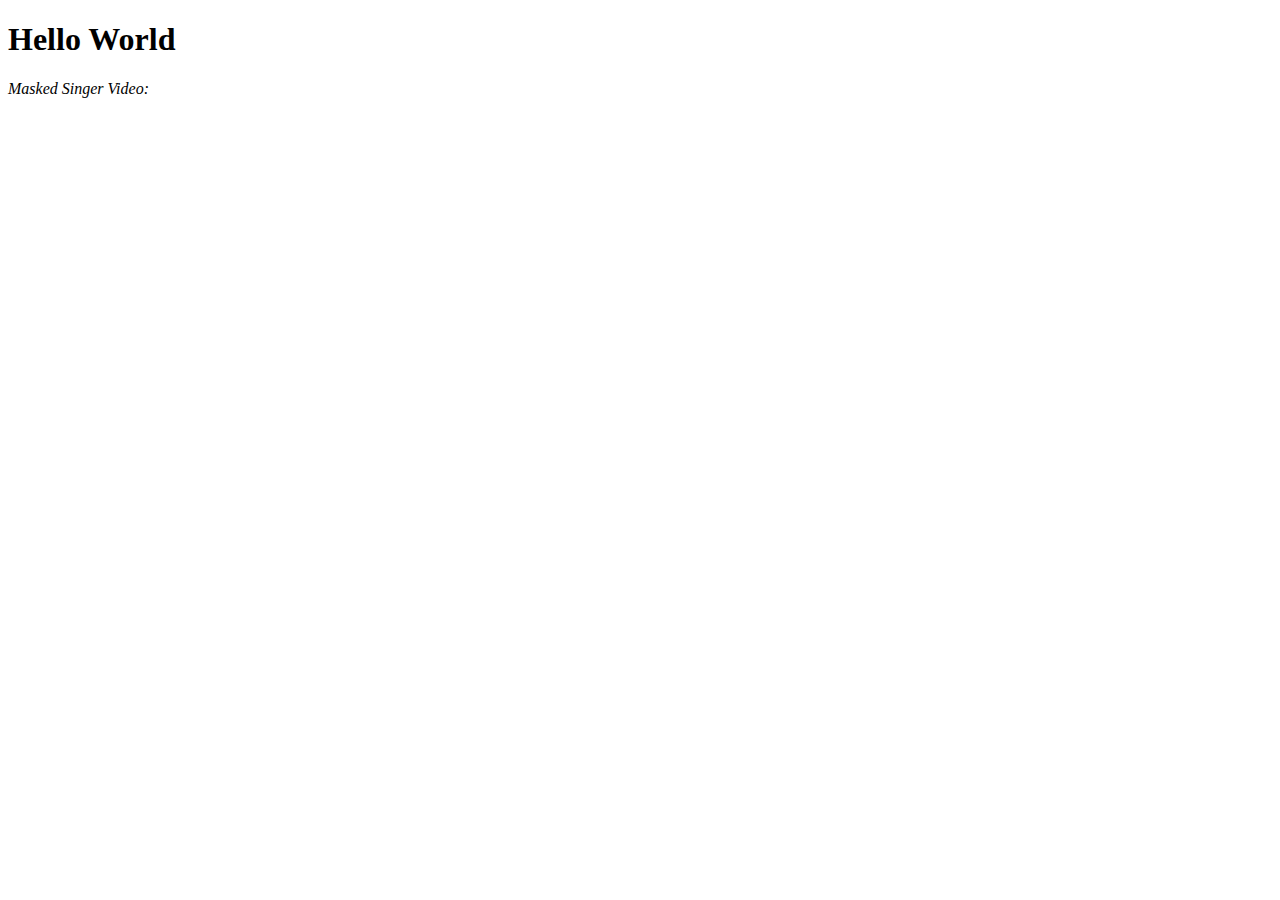
<file: index.html>
<!DOCTYPE html>
<html>
    <head>
        <title> Hello World</title>
    </head>
    <body>
        <h1>Hello World</h1>
        <p><em>Masked Singer Video:</em></p>
        <iframe width="560" height="315" src="https://www.youtube.com/embed/sRKjCSbDsd0" frameborder="0" allow="accelerometer; autoplay; clipboard-write; encrypted-media; gyroscope; picture-in-picture" allowfullscreen></iframe>
    </body>
</html>
</file>
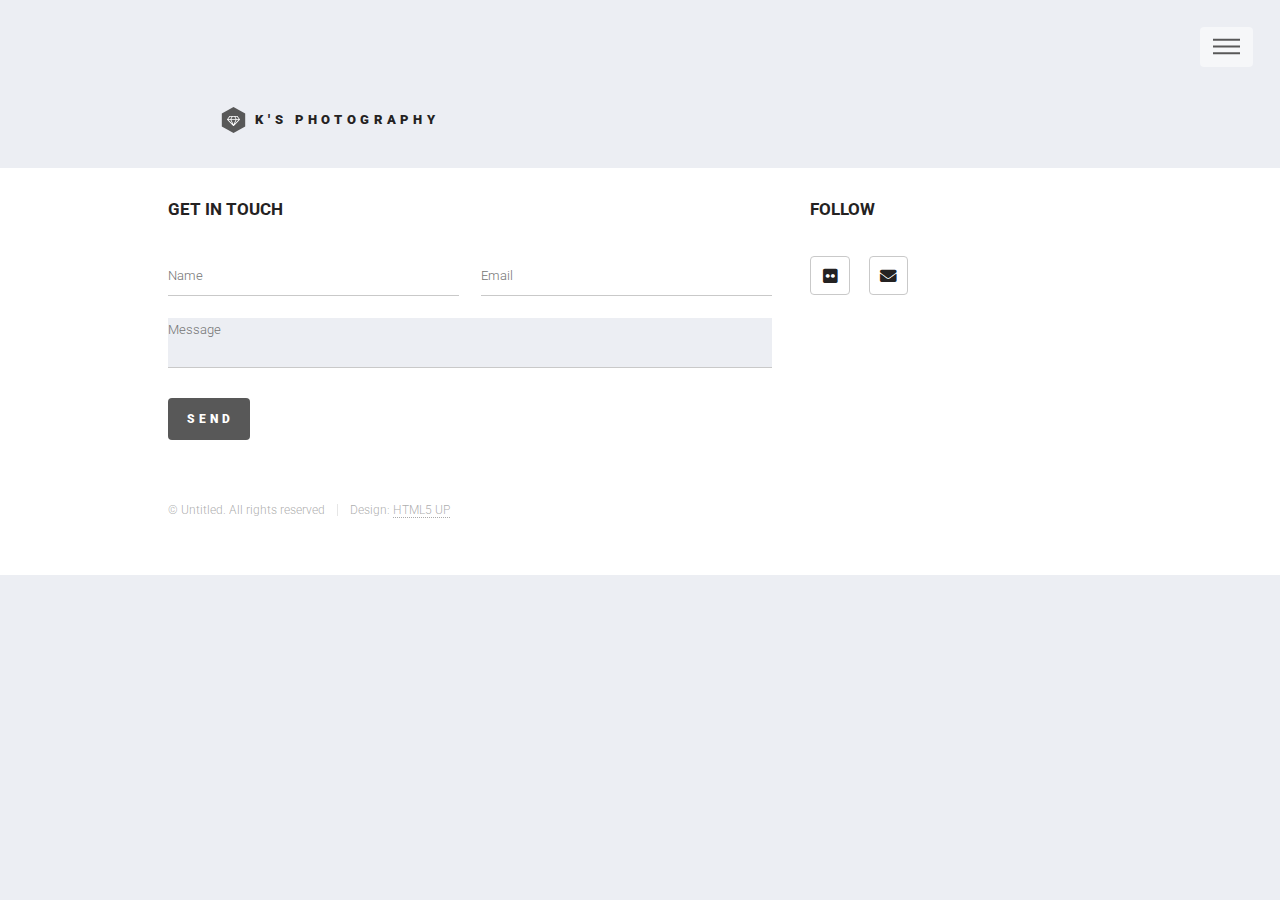
<file: contact.html>
<!DOCTYPE HTML>
<!--
	Phantom by HTML5 UP
	html5up.net | @ajlkn
	Free for personal and commercial use under the CCA 3.0 license (html5up.net/license)
-->
<html>
	<head>
		<title>Pictures</title>
		<meta charset="utf-8" />
		<meta name="viewport" content="width=device-width, initial-scale=1, user-scalable=no" />
		<link rel="stylesheet" href="assets/css/main.css" />
		<noscript><link rel="stylesheet" href="assets/css/noscript.css" /></noscript>
		<link rel="stylesheet" href="default.css" />
	</head>
	<body class="is-preload">
		<!-- Wrapper -->
			<div id="wrapper">

				<!-- Header -->
					<header id="header">
						<div class="inner">

							<!-- Logo -->
                                <a href="myFunSite.html" class="logo">
									<span class="symbol"><img src="images/logo.svg" alt="" /></span><span class="title">K's Photography</span>
								</a>

							<!-- Nav -->
								<nav>
									<ul>
										<li><a href="#menu">Menu</a></li>
									</ul>
								</nav>

						</div>
					</header>

				<!-- Menu -->
					<nav id="menu">
						<h2>Menu</h2>
						<ul>
							<li><a href="myFunSite.html">Home</a></li>
							<li><a href="generic.html">About</a></li>
							<li><a href="generic.html">Pictures</a></li>
							<li><a href="contact.html">Contact</a></li>
						</ul>
					</nav>

				<!-- Footer -->
					<footer id="footer">
						<div class="inner">
							<section>
								<h2>Get in touch</h2>
								<form method="post" action="#">
									<div class="fields">
										<div class="field half">
											<input type="text" name="name" id="name" placeholder="Name" />
										</div>
										<div class="field half">
											<input type="email" name="email" id="email" placeholder="Email" />
										</div>
										<div class="field">
											<textarea name="message" id="message" placeholder="Message"></textarea>
										</div>
									</div>
									<ul class="actions">
										<li><input type="submit" value="Send" class="primary" /></li>
									</ul>
								</form>
							</section>
							<section>
								<h2>Follow</h2>
								<ul class="icons">
									<li><a href="https://www.flickr.com/photos/187872686@N04/albums" class="icon brands style2 fa-flickr"><span class="label">Twitter</span></a></li>
									<li><a href="mailto:ktli@uw.edu" class="icon solid style2 fa-envelope"><span class="label">Email</span></a></li>
								</ul>
							</section>
							<ul class="copyright">
								<li>&copy; Untitled. All rights reserved</li><li>Design: <a href="http://html5up.net">HTML5 UP</a></li>
							</ul>
						</div>
					</footer>

			</div>

		<!-- Scripts -->
			<script src="assets/js/jquery.min.js"></script>
			<script src="assets/js/browser.min.js"></script>
			<script src="assets/js/breakpoints.min.js"></script>
			<script src="assets/js/util.js"></script>
			<script src="assets/js/main.js"></script>

	</body>
</html>
</file>
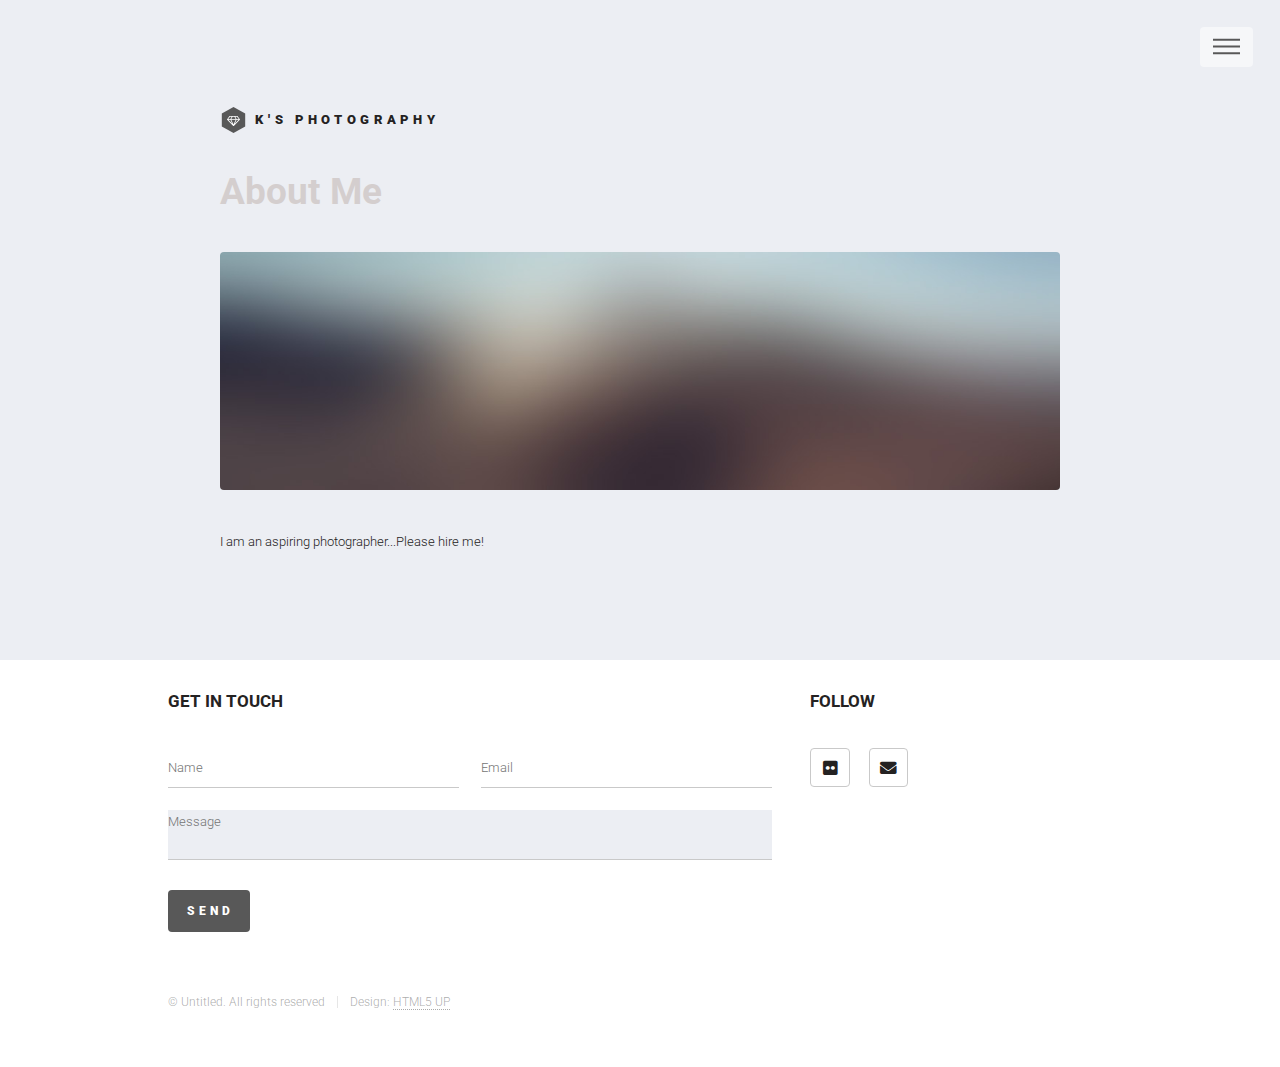
<file: generic.html>
<!DOCTYPE HTML>
<!--
	Phantom by HTML5 UP
	html5up.net | @ajlkn
	Free for personal and commercial use under the CCA 3.0 license (html5up.net/license)
-->
<html>
	<head>
		<title>About</title>
		<meta charset="utf-8" />
		<meta name="viewport" content="width=device-width, initial-scale=1, user-scalable=no" />
		<link rel="stylesheet" href="assets/css/main.css" />
		<noscript><link rel="stylesheet" href="assets/css/noscript.css" /></noscript>
		<link rel="stylesheet" href="default.css" />
	</head>
	<body class="is-preload">
		<!-- Wrapper -->
			<div id="wrapper">

				<!-- Header -->
					<header id="header">
						<div class="inner">

							<!-- Logo -->
							<a href="myFunSite.html" class="logo">
									<span class="symbol"><img src="images/logo.svg" alt="" /></span><span class="title">K's Photography</span>
								</a>

							<!-- Nav -->
								<nav>
									<ul>
										<li><a href="#menu">Menu</a></li>
									</ul>
								</nav>

						</div>
					</header>

				<!-- Menu -->
					<nav id="menu">
						<h2>Menu</h2>
						<ul>
							<li><a href="myFunSite.html">Home</a></li>
							<li><a href="generic.html">About</a></li>
							<li><a href="pictures.html">Pictures</a></li>
							<li><a href="contact.html">Contact</a></li>
						</ul>
					</nav>

				<!-- Main -->
					<div id="main">
						<div class="inner">
							<h1>About Me</h1>
							<span class="image main"><img src="images/pic13.jpg" alt="" /></span>
							<p>I am an aspiring photographer...Please hire me!</p>
						</div>
					</div>

				<!-- Footer -->
					<footer id="footer">
						<div class="inner">
							<section>
								<h2>Get in touch</h2>
								<form method="post" action="#">
									<div class="fields">
										<div class="field half">
											<input type="text" name="name" id="name" placeholder="Name" />
										</div>
										<div class="field half">
											<input type="email" name="email" id="email" placeholder="Email" />
										</div>
										<div class="field">
											<textarea name="message" id="message" placeholder="Message"></textarea>
										</div>
									</div>
									<ul class="actions">
										<li><input type="submit" value="Send" class="primary" /></li>
									</ul>
								</form>
							</section>
							<section>
								<h2>Follow</h2>
								<ul class="icons">
									<li><a href="https://www.flickr.com/photos/187872686@N04/albums" class="icon brands style2 fa-flickr"><span class="label">Twitter</span></a></li>
									<li><a href="mailto:ktli@uw.edu" class="icon solid style2 fa-envelope"><span class="label">Email</span></a></li>
								</ul>
							</section>
							<ul class="copyright">
								<li>&copy; Untitled. All rights reserved</li><li>Design: <a href="http://html5up.net">HTML5 UP</a></li>
							</ul>
						</div>
					</footer>

			</div>

		<!-- Scripts -->
			<script src="assets/js/jquery.min.js"></script>
			<script src="assets/js/browser.min.js"></script>
			<script src="assets/js/breakpoints.min.js"></script>
			<script src="assets/js/util.js"></script>
			<script src="assets/js/main.js"></script>

	</body>
</html>
</file>
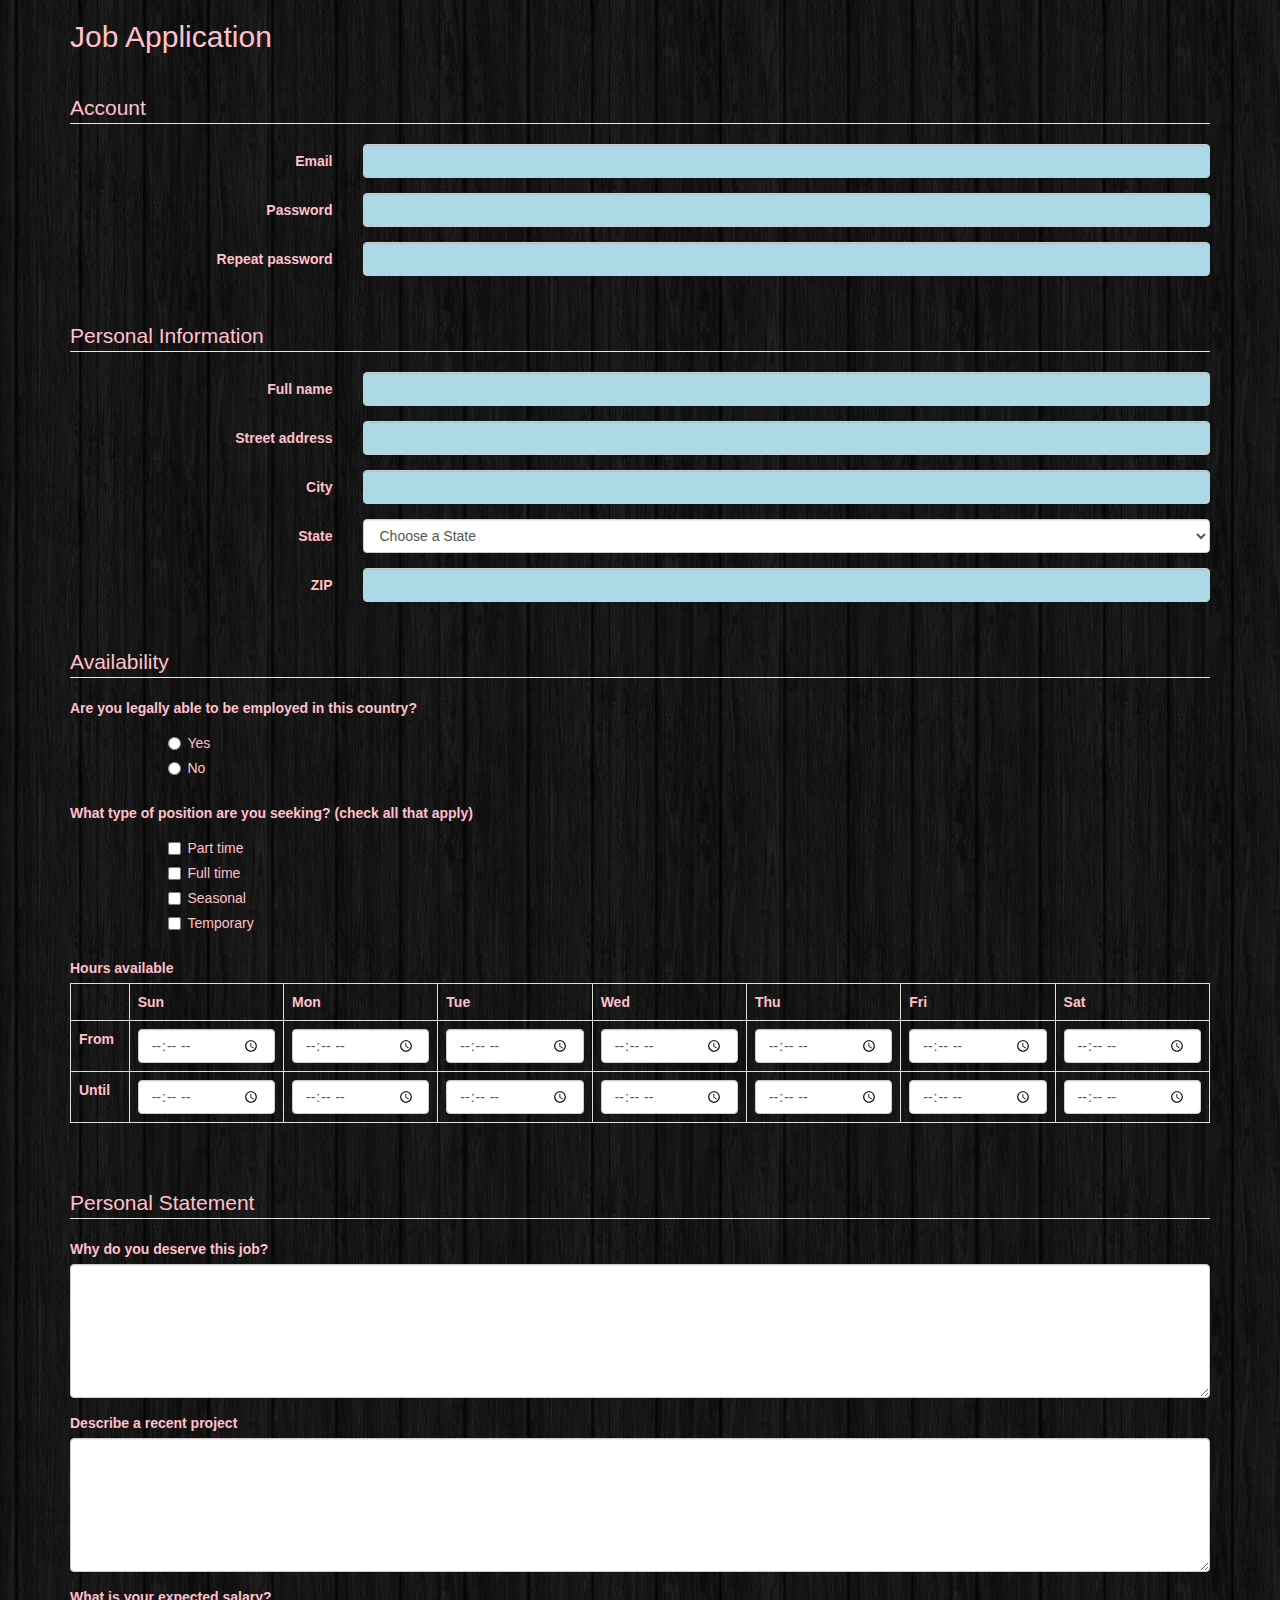
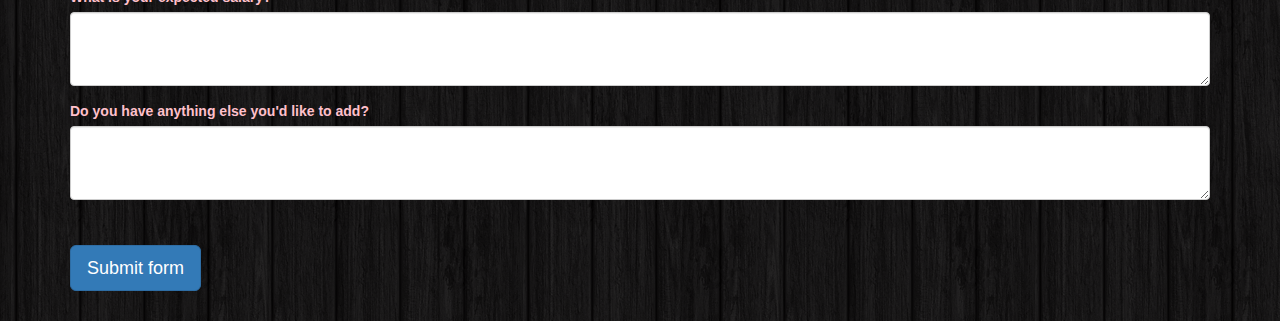
<file: jobApplicationForm.html>
<!DOCTYPE html>
<html>
<head>
	<meta charset="utf-8">
	<meta name="viewport" content="width=device-width, initial-scale=1.0">
	<title>Job Application</title>
	<link href="https://netdna.bootstrapcdn.com/bootstrap/3.0.0/css/bootstrap.min.css" rel="stylesheet">
	<link rel="stylesheet" type="text/css" href="jobApplicationStyle.css" />
</head>
<body>
<div class="container">

<h2>Job Application</h2>
<p>&nbsp;</p>

<form role="form" action="http://gclass.alexburner.com/formtest.php" method="post">

	<fieldset class="form-horizontal" >
		<legend>Account</legend>
		<div class="form-group">
			<label class="col-sm-3 control-label">Email</label>
			<div class="col-sm-9">
				<input class="form-control" type="text" name="email">
			</div>
		</div>
		<div class="form-group">
			<label class="col-sm-3 control-label">Password</label>
			<div class="col-sm-9">
				<input class="form-control" type="password" name="password">
			</div>
		</div>
		<div class="form-group">
			<label class="col-sm-3 control-label">Repeat password</label>
			<div class="col-sm-9">
				<input class="form-control" type="password" name="repeat_password">
			</div>
		</div>
	</fieldset>

	<p>&nbsp;</p>

	<fieldset class="form-horizontal" >
		<legend>Personal Information</legend>
		<div class="form-group">
			<label class="col-sm-3 control-label">Full name</label>
			<div class="col-sm-9">
				<input class="form-control" type="text" name="name">
			</div>
		</div>
		<div class="form-group">
			<label class="col-sm-3 control-label">Street address</label>
			<div class="col-sm-9">
				<input class="form-control" type="text" name="street">
			</div>
		</div>
		<div class="form-group">
			<label class="col-sm-3 control-label">City</label>
			<div class="col-sm-9">
				<input class="form-control" type="text" name="city">
			</div>
		</div>
		<div class="form-group">
			<label class="col-sm-3 control-label">State</label>
			<div class="col-sm-9">
				<select class="form-control" name="state">
					<option value="" selected="true">Choose a State</option>
					<option value="AL">Alabama</option>
					<option value="AK">Alaska</option>
					<option value="AZ">Arizona</option>
					<option value="AR">Arkansas</option>
					<option value="CA">California</option>
					<option value="CO">Colorado</option>
					<option value="CT">Connecticut</option>
					<option value="DE">Delaware</option>
					<option value="DC">District of Columbia</option>
					<option value="FL">Florida</option>
					<option value="GA">Georgia</option>
					<option value="HI">Hawaii</option>
					<option value="ID">Idaho</option>
					<option value="IL">Illinois</option>
					<option value="IN">Indiana</option>
					<option value="IA">Iowa</option>
					<option value="KS">Kansas</option>
					<option value="KY">Kentucky</option>
					<option value="LA">Louisiana</option>
					<option value="ME">Maine</option>
					<option value="MD">Maryland</option>
					<option value="MA">Massachusetts</option>
					<option value="MI">Michigan</option>
					<option value="MN">Minnesota</option>
					<option value="MS">Mississippi</option>
					<option value="MO">Missouri</option>
					<option value="MT">Montana</option>
					<option value="NE">Nebraska</option>
					<option value="NV">Nevada</option>
					<option value="NH">New Hampshire</option>
					<option value="NJ">New Jersey</option>
					<option value="NM">New Mexico</option>
					<option value="NY">New York</option>
					<option value="NC">North Carolina</option>
					<option value="ND">North Dakota</option>
					<option value="OH">Ohio</option>
					<option value="OK">Oklahoma</option>
					<option value="OR">Oregon</option>
					<option value="PA">Pennsylvania</option>
					<option value="RI">Rhode Island</option>
					<option value="SC">South Carolina</option>
					<option value="SD">South Dakota</option>
					<option value="TN">Tennessee</option>
					<option value="TX">Texas</option>
					<option value="UT">Utah</option>
					<option value="VT">Vermont</option>
					<option value="VA">Virginia</option>
					<option value="WA">Washington</option>
					<option value="WV">West Virginia</option>
					<option value="WI">Wisconsin</option>
					<option value="WY">Wyoming</option>
				</select>
			</div>
		</div>
		<div class="form-group">
			<label class="col-sm-3 control-label">ZIP</label>
			<div class="col-sm-9">
				<input class="form-control" type="text" name="zip">
			</div>
		</div>
	</fieldset>

	<p>&nbsp;</p>

	<fieldset>
		<legend>Availability</legend>
		<div class="form-group row">
			<label class="col-sm-12 control-label">Are you legally able to be employed in this country?</label>
			<div class="col-sm-offset-1 col-sm-11">
				<div class="radio">
					<label>
						<input type="radio" name="legal" value="yes">Yes
					</label>
				</div>
				<div class="radio">
					<label>
						<input type="radio" name="legal" value="no">No
					</label>
				</div>
			</div>
		</div>
		<div class="form-group row">
			<label class="col-sm-12 control-label">What type of position are you seeking? (check all that apply)</label>
			<div class="col-sm-offset-1 col-sm-11">
				<div class="checkbox">
					<label>
						<input type="checkbox" name="position_pt" value="parttime">
						Part time
					</label>
				</div>
				<div class="checkbox">
					<label>
						<input type="checkbox" name="position_ft" value="fulltime">
						Full time
					</label>
				</div>
				<div class="checkbox">
					<label>
						<input type="checkbox" name="position_sl" value="seasonal">
						Seasonal
					</label>
				</div>
				<div class="checkbox">
					<label>
						<input type="checkbox" name="position_tp" value="temporary">
						Temporary
					</label>
				</div>
			</div>
		</div>
		<div class="form-group row">
			<label class="col-sm-12 control-label">Hours available</label>
			<div class="col-sm-12">
				<table class="table table-bordered">
					<tr>
						<td></td>
						<th>Sun</th>
						<th>Mon</th>
						<th>Tue</th>
						<th>Wed</th>
						<th>Thu</th>
						<th>Fri</th>
						<th>Sat</th>
					</tr>
					<tr>
						<th>From</th>
						<td><input class="form-control" type="time" name="su_from"></td>
						<td><input class="form-control" type="time" name="mo_from"></td>
						<td><input class="form-control" type="time" name="tu_from"></td>
						<td><input class="form-control" type="time" name="we_from"></td>
						<td><input class="form-control" type="time" name="th_from"></td>
						<td><input class="form-control" type="time" name="fr_from"></td>
						<td><input class="form-control" type="time" name="sa_from"></td>
					</tr>
					<tr>
						<th>Until</th>
						<td><input class="form-control" type="time" name="su_until"></td>
						<td><input class="form-control" type="time" name="mo_until"></td>
						<td><input class="form-control" type="time" name="tu_until"></td>
						<td><input class="form-control" type="time" name="we_until"></td>
						<td><input class="form-control" type="time" name="th_until"></td>
						<td><input class="form-control" type="time" name="fr_until"></td>
						<td><input class="form-control" type="time" name="sa_until"></td>
					</tr>
				</table>
			</div>
		</div>
	</fieldset>

	<p>&nbsp;</p>

	<fieldset>
		<legend>Personal Statement</legend>
		<div class="form-group">
			<label class="control-label">Why do you deserve this job?</label>
			<textarea class="form-control" name="deserve" rows="6"></textarea>
		</div>
		<div class="form-group">
			<label class="control-label">Describe a recent project</label>
			<textarea class="form-control" name="project" rows="6"></textarea>
		</div>
		<div class="form-group">
			<label class="control-label">What is your expected salary?</label>
			<textarea class="form-control" name="deserve" rows="3"></textarea>
		</div>
		<div class="form-group">
			<label class="control-label">Do you have anything else you'd like to add?</label>
			<textarea class="form-control" name="deserve" rows="3"></textarea>
		</div>
	</fieldset>

	<p>&nbsp;</p>

	<input class="btn btn-primary btn-lg" type="submit" value="Submit form">

	<p>&nbsp;</p>

</form>
</div><!-- close .container -->
</body>
</html>
</file>
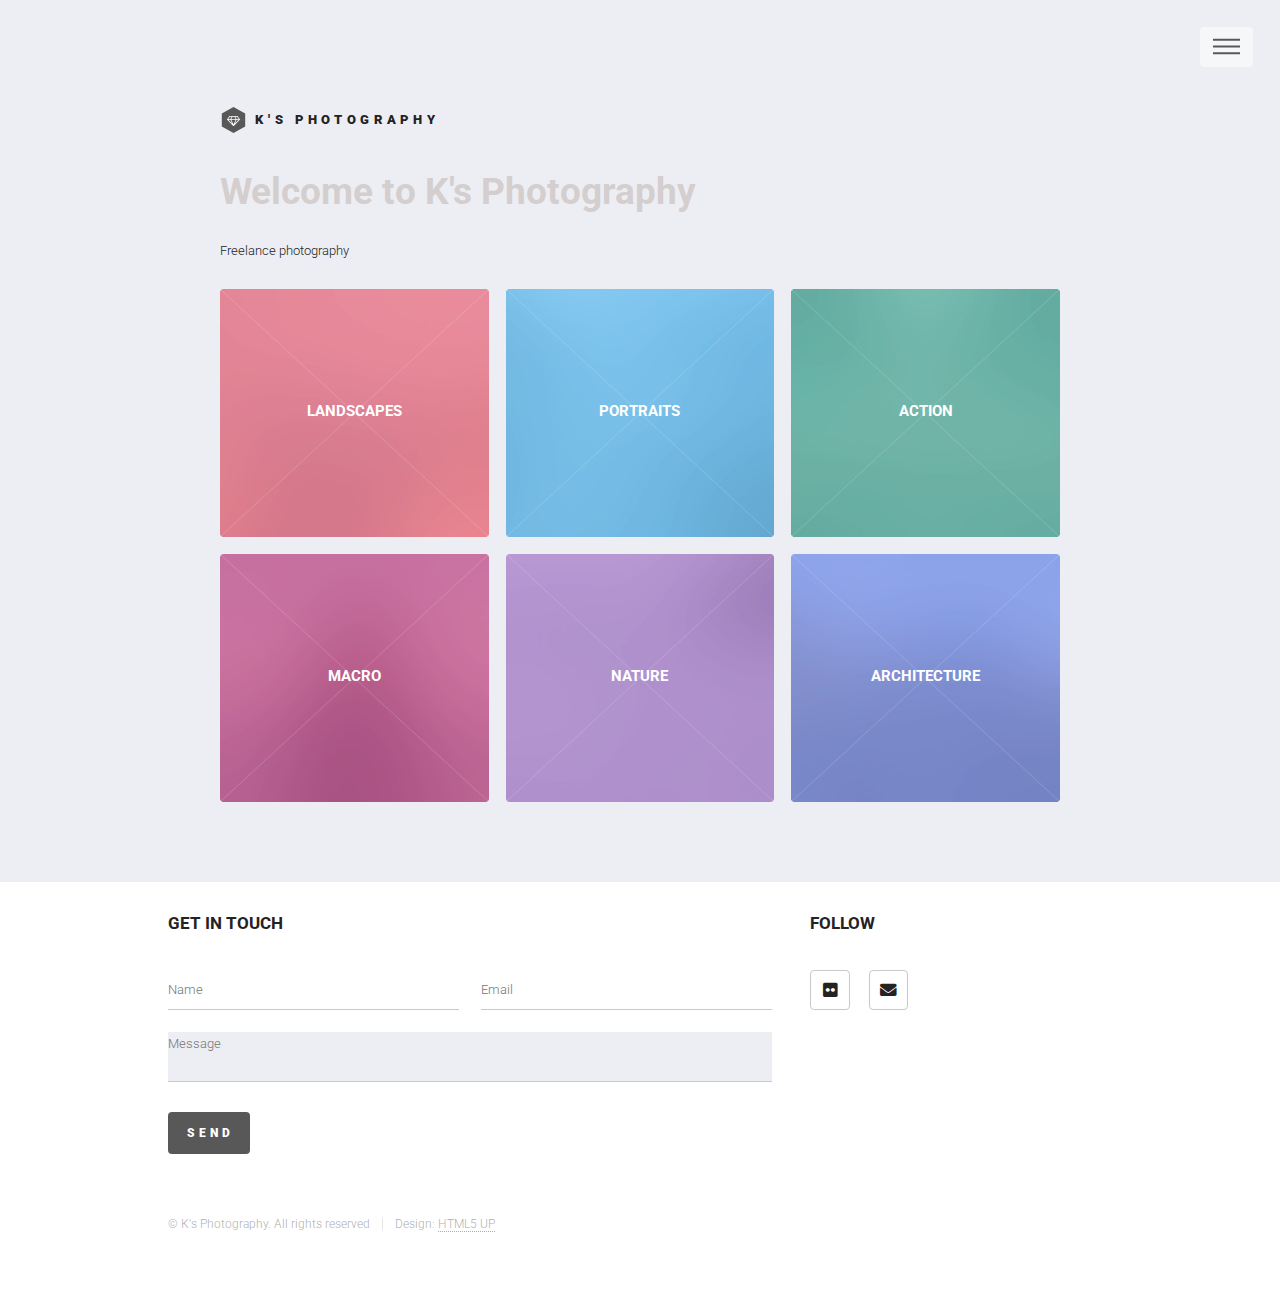
<file: myFunSite.html>
<!DOCTYPE HTML>
<!--
	Phantom by HTML5 UP
	html5up.net | @ajlkn
	Free for personal and commercial use under the CCA 3.0 license (html5up.net/license)
-->
<html>
	<head>
		<title>K's Photography</title>
		<meta charset="utf-8" />
		<meta name="viewport" content="width=device-width, initial-scale=1, user-scalable=no" />
		<link rel="stylesheet" href="assets/css/main.css" />
		<noscript><link rel="stylesheet" href="assets/css/noscript.css" /></noscript>
		<link rel="stylesheet" href="default.css" />
	</head>
	<body class="is-preload">
		<!-- Wrapper -->
			<div id="wrapper">

				<!-- Header -->
					<header id="header">
						<div class="inner">

							<!-- Logo -->
								<a href="myFunSite.html" class="logo">
									<span class="symbol"><img src="images/logo.svg" alt="" /></span><span class="title">K's Photography</span>
								</a>

							<!-- Nav -->
								<nav>
									<ul>
										<li><a href="#menu">Menu</a></li>
									</ul>
								</nav>

						</div>
					</header>

				<!-- Menu -->
					<nav id="menu">
						<h2>Menu</h2>
						<ul>
							<li><a href="myFunSite.html">Home</a></li>
							<li><a href="generic.html">About</a></li>
							<li><a href="pictures.html">Pictures</a></li>
							<li><a href="contact.html">Contact</a></li>
						</ul>
					</nav>

				<!-- Main -->
					<div id="main">
						<div class="inner">
							<header>
								<h1>Welcome to K's Photography<br /></h1>
								<p>Freelance photography</p>
							</header>
							<section class="tiles">
								<article class="style1">
									<span class="image">
										<img src="images/pic01.jpg" alt="" />
									</span>
									<a href="pictures.html">
										<h2>Landscapes</h2>
										<div class="content">
											<p>Click to view landscape pictures.</p>
										</div>
									</a>
								</article>
								<article class="style2">
									<span class="image">
										<img src="images/pic02.jpg" alt="" />
									</span>
									<a href="pictures.html">
										<h2>Portraits</h2>
										<div class="content">
											<p>Click to view portrait pictures.</p>
										</div>
									</a>
								</article>
								<article class="style3">
									<span class="image">
										<img src="images/pic03.jpg" alt="" />
									</span>
									<a href="pictures.html">
										<h2>Action</h2>
										<div class="content">
											<p>Click to view action pictures.</p>
										</div>
									</a>
								</article>
								<article class="style4">
									<span class="image">
										<img src="images/pic04.jpg" alt="" />
									</span>
									<a href="pictures.html">
										<h2>Macro</h2>
										<div class="content">
											<p>Click to view macrophotography.</p>
										</div>
									</a>
								</article>
								<article class="style5">
									<span class="image">
										<img src="images/pic05.jpg" alt="" />
									</span>
									<a href="pictures.html">
										<h2>Nature</h2>
										<div class="content">
											<p>Click to view pictures of Nature.</p>
										</div>
									</a>
								</article>
								<article class="style6">
									<span class="image">
										<img src="images/pic06.jpg" alt="" />
									</span>
									<a href="pictures.html">
										<h2>Architecture</h2>
										<div class="content">
											<p>Click to view pictures of Architecture.</p>
										</div>
									</a>
								</article>
							</section>
						</div>
					</div>

				<!-- Footer -->
					<footer id="footer">
						<div class="inner">
							<section>
								<h2>Get in touch</h2>
								<form method="post" action="#">
									<div class="fields">
										<div class="field half">
											<input type="text" name="name" id="name" placeholder="Name" />
										</div>
										<div class="field half">
											<input type="email" name="email" id="email" placeholder="Email" />
										</div>
										<div class="field">
											<textarea name="message" id="message" placeholder="Message"></textarea>
										</div>
									</div>
									<ul class="actions">
										<li><input type="submit" value="Send" class="primary" /></li>
									</ul>
								</form>
							</section>
							<section>
								<h2>Follow</h2>
								<ul class="icons">
									<li><a href="https://www.flickr.com/photos/187872686@N04/albums" class="icon brands style2 fa-flickr"><span class="label">Twitter</span></a></li>
									<li><a href="mailto:ktli@uw.edu" class="icon solid style2 fa-envelope"><span class="label">Email</span></a></li>
								</ul>
							</section>
							<ul class="copyright">
								<li>&copy; K's Photography. All rights reserved</li><li>Design: <a href="http://html5up.net">HTML5 UP</a></li>
							</ul>
						</div>
					</footer>

			</div>

		<!-- Scripts -->
			<script src="assets/js/jquery.min.js"></script>
			<script src="assets/js/browser.min.js"></script>
			<script src="assets/js/breakpoints.min.js"></script>
			<script src="assets/js/util.js"></script>
			<script src="assets/js/main.js"></script>

	</body>
</html>
</file>
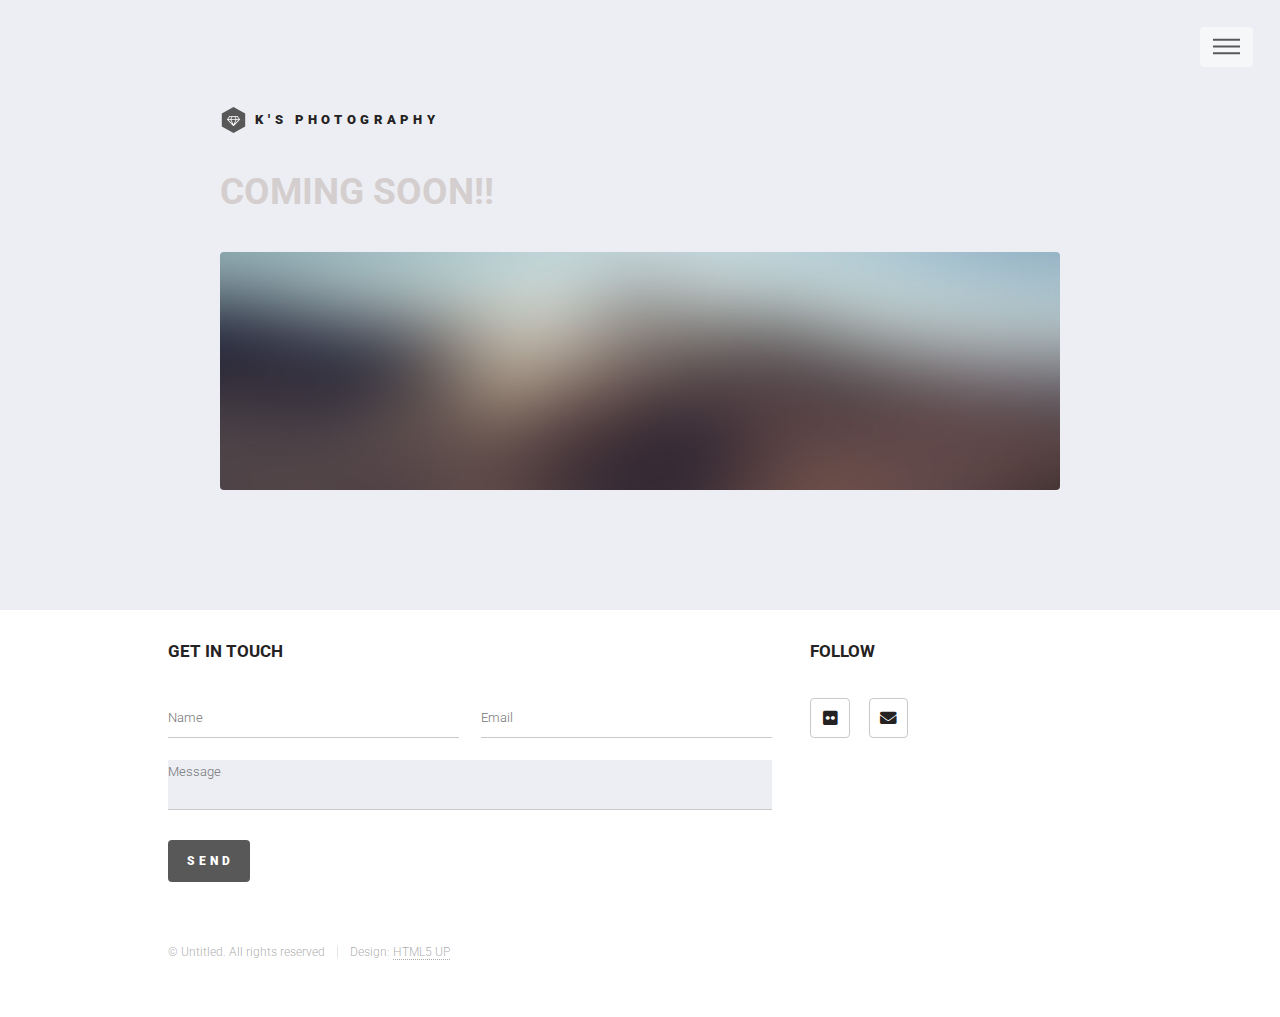
<file: pictures.html>
<!DOCTYPE HTML>
<!--
	Phantom by HTML5 UP
	html5up.net | @ajlkn
	Free for personal and commercial use under the CCA 3.0 license (html5up.net/license)
-->
<html>
	<head>
		<title>Pictures</title>
		<meta charset="utf-8" />
		<meta name="viewport" content="width=device-width, initial-scale=1, user-scalable=no" />
		<link rel="stylesheet" href="assets/css/main.css" />
		<noscript><link rel="stylesheet" href="assets/css/noscript.css" /></noscript>
		<link rel="stylesheet" href="default.css" />
	</head>
	<body class="is-preload">
		<!-- Wrapper -->
			<div id="wrapper">

				<!-- Header -->
					<header id="header">
						<div class="inner">

							<!-- Logo -->
								<a href="myFunSite.html" class="logo">
									<span class="symbol"><img src="images/logo.svg" alt="" /></span><span class="title">K's Photography</span>
								</a>

							<!-- Nav -->
								<nav>
									<ul>
										<li><a href="#menu">Menu</a></li>
									</ul>
								</nav>

						</div>
					</header>

				<!-- Menu -->
					<nav id="menu">
						<h2>Menu</h2>
						<ul>
							<li><a href="myFunSite.html">Home</a></li>
							<li><a href="generic.html">About</a></li>
							<li><a href="generic.html">Pictures</a></li>
							<li><a href="contact.html">Contact</a></li>
						</ul>
					</nav>

				<!-- Main -->
					<div id="main">
						<div class="inner">
							<h1>COMING SOON!!</h1>
							<span class="image main"><img src="images/pic13.jpg" alt="" /></span>
						</div>
					</div>

				<!-- Footer -->
					<footer id="footer">
						<div class="inner">
							<section>
								<h2>Get in touch</h2>
								<form method="post" action="#">
									<div class="fields">
										<div class="field half">
											<input type="text" name="name" id="name" placeholder="Name" />
										</div>
										<div class="field half">
											<input type="email" name="email" id="email" placeholder="Email" />
										</div>
										<div class="field">
											<textarea name="message" id="message" placeholder="Message"></textarea>
										</div>
									</div>
									<ul class="actions">
										<li><input type="submit" value="Send" class="primary" /></li>
									</ul>
								</form>
							</section>
							<section>
								<h2>Follow</h2>
								<ul class="icons">
									<li><a href="https://www.flickr.com/photos/187872686@N04/albums" class="icon brands style2 fa-flickr"><span class="label">Twitter</span></a></li>
									<li><a href="mailto:ktli@uw.edu" class="icon solid style2 fa-envelope"><span class="label">Email</span></a></li>
								</ul>
							</section>
							<ul class="copyright">
								<li>&copy; Untitled. All rights reserved</li><li>Design: <a href="http://html5up.net">HTML5 UP</a></li>
							</ul>
						</div>
					</footer>

			</div>

		<!-- Scripts -->
			<script src="assets/js/jquery.min.js"></script>
			<script src="assets/js/browser.min.js"></script>
			<script src="assets/js/breakpoints.min.js"></script>
			<script src="assets/js/util.js"></script>
			<script src="assets/js/main.js"></script>

	</body>
</html>
</file>
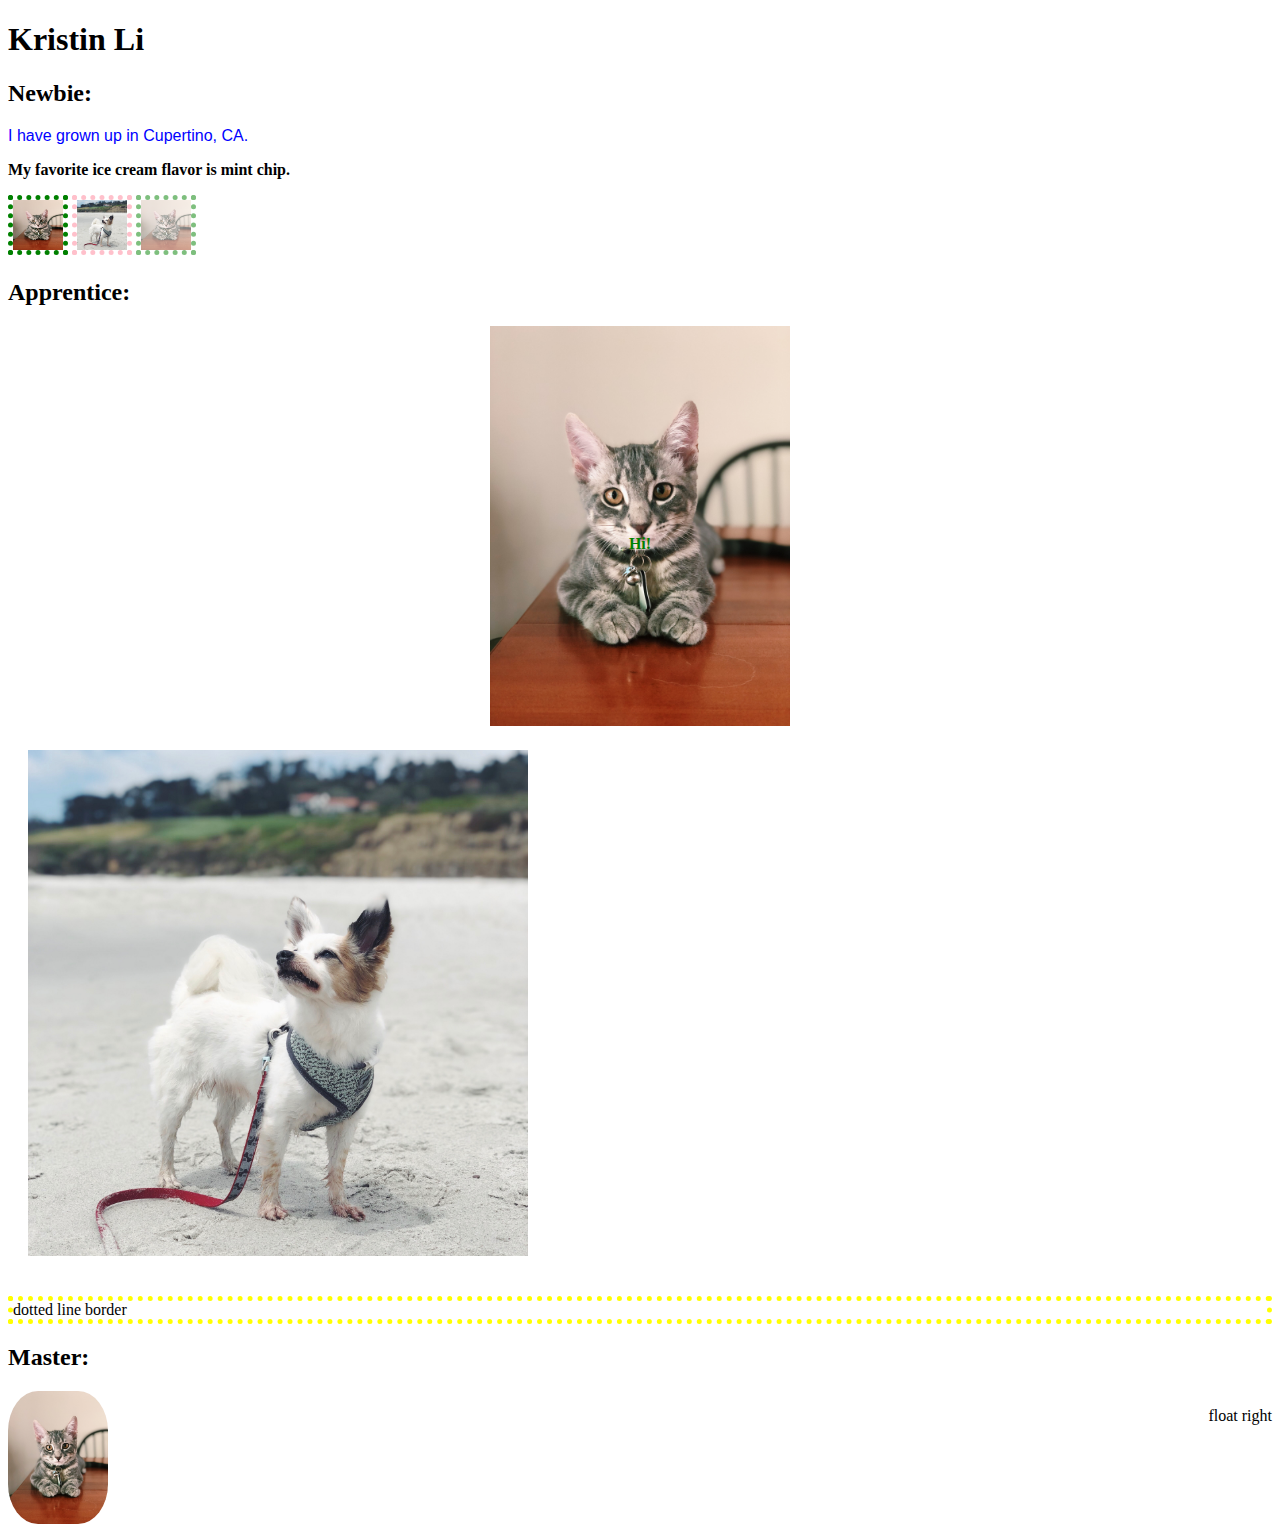
<file: someCss.html>
<!DOCTYPE html>
<html>
    <head>
        <title>Kristin's Website</title>
        <link rel="stylesheet" type="text/css" href="anExternal.css" />
    </head>
    <body>
        <h1> Kristin Li </h1>
        <section>
            <h2>Newbie: </h2>
            <p style="font-family: Arial; color: blue;"> I have grown up in Cupertino, CA.</p>
            <p style="font-family: 'Times New Roman', Times, serif; font-weight: bold;"> My favorite ice cream flavor is mint chip.</p>
            <img src="boo.JPG" title="Boo" style="border: 5px dotted green; width:50px; height: 50px;">
            <img src="sadie.jpeg" title="Sadie" style="border: 5px dotted pink; width:50px; height: 50px;">
            <img src="boo.JPG" title="Boo" style="opacity: 50%; border: 5px dotted green; width:50px; height: 50px;">
        </section>
        <section>
            <h2>Apprentice: </h2>
            <div style="position: relative; text-align: center">
                <img src="boo.JPG" title="Boo" style="width: 300px;">
                <p style="position: absolute; top: 50%; left: 50%; transform: translate(-50%, -50%); font-weight: bold; color: green;"> 
                    Hi!
                </p>
            </div>
            <img src="sadie.jpeg" title="Sadie" style="margin: 20px; width:500px;">
            <p style="border: 5px dotted yellow">
                dotted line border
            </p>
        </section>
        <section id="master">
            <h2>Master: </h2>
            <p>
                float right
            </p>
            <img src="boo.JPG" title="Boo">
        </section>
    </body>        
</html>
</file>
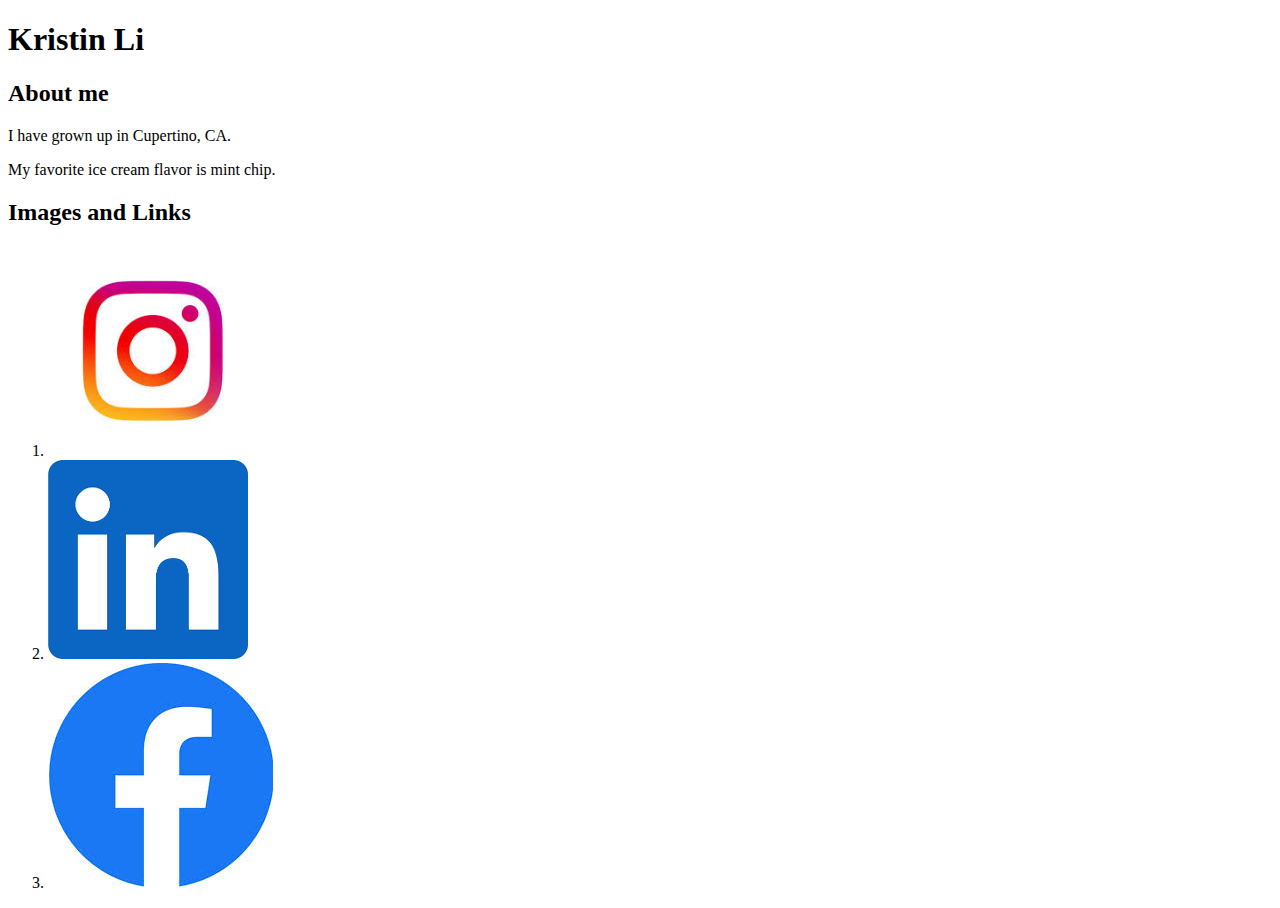
<file: tags.html>
<!DOCTYPE html>
<html>
    <head>
        <title>Kristin's Website</title>
    </head>
    <body>
        <h1> Kristin Li </h1>
        <h2>About me</h2>
        <p> I have grown up in Cupertino, CA.</p>
        <p> My favorite ice cream flavor is mint chip.</p>
        <h2> Images and Links </h2>
    </body>        
    <ol>
        <li>
            <a href="https://www.instagram.com/">
                <img src="insta.jpg" title="Instagram" style="width:200px; height:200px; margin:5px;">
            </a>
        </li>
        <li>
            <a href="https://www.linkedin.com/">
                <img src="lin.png" title="LinkedIn" style="width:200xp; height:200xp; margin:5xp;">
            </a>
        </li>
        <li>
            <a href="https://www.facebook.com/">
                <img src="fb.jpg" title="Facebook" style="width:200xp; height:200xp; margin:5xp;">
            </a>
        </li>        
    </ol>
</html>
</file>
<file: assets/css/noscript.css>
/*
	Phantom by HTML5 UP
	html5up.net | @ajlkn
	Free for personal and commercial use under the CCA 3.0 license (html5up.net/license)
*/

/* Tiles */

	body.is-preload .tiles article {
		-moz-transform: none;
		-webkit-transform: none;
		-ms-transform: none;
		transform: none;
		opacity: 1;
	}
</file>
<file: default.css>
@import url('https://fonts.googleapis.com/css2?family=Roboto:ital,wght@1,100;1,300;1,400;1,500;1,700;1,900&display=swap');

/* I added the CSS tweaks in this separate css file so that its easier to see the changes made */

body, input, select, textarea {
    font-family: Roboto, sans-serif;
    color: rgb(36, 34, 34);
    font-size: 10pt;
    background-color: rgb(236, 238, 243);
}

h1 {
    color: rgb(212, 206, 206);
}

h1, h2, h3, h4, h5, h6 {
    font-weight: 700;
    letter-spacing: 0em;
}

#footer {
    padding: 2em 0 2em 0 ;
    background-color:white;
    font-size: 15px;
}
</file>
<file: jobApplicationStyle.css>
body {
    background-image: url("dark_wood.png");
}

.form-group, h2, fieldset legend {
    color: pink;
}

.col-sm-9 input {
    background-color: lightblue;
}
</file>
<file: anExternal.css>
#master img {
    border-radius: 30%;
    width: 100px;
}

#master p {
    float: right;
}
</file>
<file: assets/css/main.css>
@import url(fontawesome-all.min.css);
@import url("https://fonts.googleapis.com/css?family=Source+Sans+Pro:300,700,900");

/*
	Phantom by HTML5 UP
	html5up.net | @ajlkn
	Free for personal and commercial use under the CCA 3.0 license (html5up.net/license)
*/

html, body, div, span, applet, object,
iframe, h1, h2, h3, h4, h5, h6, p, blockquote,
pre, a, abbr, acronym, address, big, cite,
code, del, dfn, em, img, ins, kbd, q, s, samp,
small, strike, strong, sub, sup, tt, var, b,
u, i, center, dl, dt, dd, ol, ul, li, fieldset,
form, label, legend, table, caption, tbody,
tfoot, thead, tr, th, td, article, aside,
canvas, details, embed, figure, figcaption,
footer, header, hgroup, menu, nav, output, ruby,
section, summary, time, mark, audio, video {
	margin: 0;
	padding: 0;
	border: 0;
	font-size: 100%;
	font: inherit;
	vertical-align: baseline;}

article, aside, details, figcaption, figure,
footer, header, hgroup, menu, nav, section {
	display: block;}

body {
	line-height: 1;
}

ol, ul {
	list-style: none;
}

blockquote, q {
	quotes: none;
}

	blockquote:before, blockquote:after, q:before, q:after {
		content: '';
		content: none;
	}

table {
	border-collapse: collapse;
	border-spacing: 0;
}

body {
	-webkit-text-size-adjust: none;
}

mark {
	background-color: transparent;
	color: inherit;
}

input::-moz-focus-inner {
	border: 0;
	padding: 0;
}

input, select, textarea {
	-moz-appearance: none;
	-webkit-appearance: none;
	-ms-appearance: none;
	appearance: none;
}

/* Basic */

	@-ms-viewport {
		width: device-width;
	}

	body {
		-ms-overflow-style: scrollbar;
	}

	@media screen and (max-width: 480px) {

		html, body {
			min-width: 320px;
		}

	}

	html {
		box-sizing: border-box;
	}

	*, *:before, *:after {
		box-sizing: inherit;
	}

	body {
		background: #ffffff;
	}

		body.is-preload *, body.is-preload *:before, body.is-preload *:after {
			-moz-animation: none !important;
			-webkit-animation: none !important;
			-ms-animation: none !important;
			animation: none !important;
			-moz-transition: none !important;
			-webkit-transition: none !important;
			-ms-transition: none !important;
			transition: none !important;
		}

/* Type */

	body, input, select, textarea {
		color: #585858;
		font-family: "Source Sans Pro", Helvetica, sans-serif;
		font-size: 16pt;
		font-weight: 300;
		line-height: 1.75;
	}

		@media screen and (max-width: 1680px) {

			body, input, select, textarea {
				font-size: 14pt;
			}

		}

		@media screen and (max-width: 1280px) {

			body, input, select, textarea {
				font-size: 12pt;
			}

		}

	a {
		-moz-transition: border-bottom-color 0.2s ease, color 0.2s ease;
		-webkit-transition: border-bottom-color 0.2s ease, color 0.2s ease;
		-ms-transition: border-bottom-color 0.2s ease, color 0.2s ease;
		transition: border-bottom-color 0.2s ease, color 0.2s ease;
		text-decoration: none;
		color: #585858;
		border-bottom: dotted 1px rgba(88, 88, 88, 0.5);
	}

		a:hover {
			border-bottom-color: transparent;
			color: #f2849e !important;
		}

	strong, b {
		font-weight: 900;
	}

	em, i {
		font-style: italic;
	}

	p {
		margin: 0 0 2em 0;
	}

	h1 {
		font-size: 2.75em;
		font-weight: 700;
		line-height: 1.3;
		margin: 0 0 1em 0;
		letter-spacing: -0.035em;
	}

		h1 a {
			color: inherit;
		}

		@media screen and (max-width: 736px) {

			h1 {
				font-size: 2em;
				margin: 0 0 1em 0;
			}

		}

		@media screen and (max-width: 360px) {

			h1 {
				font-size: 1.75em;
			}

		}

	h2, h3, h4, h5, h6 {
		font-weight: 900;
		line-height: 1.5;
		margin: 0 0 2em 0;
		text-transform: uppercase;
		letter-spacing: 0.35em;
	}

		h2 a, h3 a, h4 a, h5 a, h6 a {
			color: inherit;
		}

	h2 {
		font-size: 1.1em;
	}

	h3 {
		font-size: 1em;
	}

	h4 {
		font-size: 0.8em;
	}

	h5 {
		font-size: 0.8em;
	}

	h6 {
		font-size: 0.8em;
	}

	@media screen and (max-width: 980px) {

		h1 br, h2 br, h3 br, h4 br, h5 br, h6 br {
			display: none;
		}

	}

	@media screen and (max-width: 736px) {

		h2 {
			font-size: 1em;
		}

		h3 {
			font-size: 0.8em;
		}

	}

	sub {
		font-size: 0.8em;
		position: relative;
		top: 0.5em;
	}

	sup {
		font-size: 0.8em;
		position: relative;
		top: -0.5em;
	}

	blockquote {
		border-left: solid 4px #c9c9c9;
		font-style: italic;
		margin: 0 0 2em 0;
		padding: 0.5em 0 0.5em 2em;
	}

	code {
		background: rgba(144, 144, 144, 0.075);
		border-radius: 4px;
		border: solid 1px #c9c9c9;
		font-family: "Courier New", monospace;
		font-size: 0.9em;
		margin: 0 0.25em;
		padding: 0.25em 0.65em;
	}

	pre {
		-webkit-overflow-scrolling: touch;
		font-family: "Courier New", monospace;
		font-size: 0.9em;
		margin: 0 0 2em 0;
	}

		pre code {
			display: block;
			line-height: 1.75;
			padding: 1em 1.5em;
			overflow-x: auto;
		}

	hr {
		border: 0;
		border-bottom: solid 1px #c9c9c9;
		margin: 2em 0;
	}

		hr.major {
			margin: 3em 0;
		}

	.align-left {
		text-align: left;
	}

	.align-center {
		text-align: center;
	}

	.align-right {
		text-align: right;
	}

/* Row */

	.row {
		display: flex;
		flex-wrap: wrap;
		box-sizing: border-box;
		align-items: stretch;
	}

		.row > * {
			box-sizing: border-box;
		}

		.row.gtr-uniform > * > :last-child {
			margin-bottom: 0;
		}

		.row.aln-left {
			justify-content: flex-start;
		}

		.row.aln-center {
			justify-content: center;
		}

		.row.aln-right {
			justify-content: flex-end;
		}

		.row.aln-top {
			align-items: flex-start;
		}

		.row.aln-middle {
			align-items: center;
		}

		.row.aln-bottom {
			align-items: flex-end;
		}

		.row > .imp {
			order: -1;
		}

		.row > .col-1 {
			width: 8.33333%;
		}

		.row > .off-1 {
			margin-left: 8.33333%;
		}

		.row > .col-2 {
			width: 16.66667%;
		}

		.row > .off-2 {
			margin-left: 16.66667%;
		}

		.row > .col-3 {
			width: 25%;
		}

		.row > .off-3 {
			margin-left: 25%;
		}

		.row > .col-4 {
			width: 33.33333%;
		}

		.row > .off-4 {
			margin-left: 33.33333%;
		}

		.row > .col-5 {
			width: 41.66667%;
		}

		.row > .off-5 {
			margin-left: 41.66667%;
		}

		.row > .col-6 {
			width: 50%;
		}

		.row > .off-6 {
			margin-left: 50%;
		}

		.row > .col-7 {
			width: 58.33333%;
		}

		.row > .off-7 {
			margin-left: 58.33333%;
		}

		.row > .col-8 {
			width: 66.66667%;
		}

		.row > .off-8 {
			margin-left: 66.66667%;
		}

		.row > .col-9 {
			width: 75%;
		}

		.row > .off-9 {
			margin-left: 75%;
		}

		.row > .col-10 {
			width: 83.33333%;
		}

		.row > .off-10 {
			margin-left: 83.33333%;
		}

		.row > .col-11 {
			width: 91.66667%;
		}

		.row > .off-11 {
			margin-left: 91.66667%;
		}

		.row > .col-12 {
			width: 100%;
		}

		.row > .off-12 {
			margin-left: 100%;
		}

		.row.gtr-0 {
			margin-top: 0;
			margin-left: 0em;
		}

			.row.gtr-0 > * {
				padding: 0 0 0 0em;
			}

			.row.gtr-0.gtr-uniform {
				margin-top: 0em;
			}

				.row.gtr-0.gtr-uniform > * {
					padding-top: 0em;
				}

		.row.gtr-25 {
			margin-top: 0;
			margin-left: -0.5em;
		}

			.row.gtr-25 > * {
				padding: 0 0 0 0.5em;
			}

			.row.gtr-25.gtr-uniform {
				margin-top: -0.5em;
			}

				.row.gtr-25.gtr-uniform > * {
					padding-top: 0.5em;
				}

		.row.gtr-50 {
			margin-top: 0;
			margin-left: -1em;
		}

			.row.gtr-50 > * {
				padding: 0 0 0 1em;
			}

			.row.gtr-50.gtr-uniform {
				margin-top: -1em;
			}

				.row.gtr-50.gtr-uniform > * {
					padding-top: 1em;
				}

		.row {
			margin-top: 0;
			margin-left: -2em;
		}

			.row > * {
				padding: 0 0 0 2em;
			}

			.row.gtr-uniform {
				margin-top: -2em;
			}

				.row.gtr-uniform > * {
					padding-top: 2em;
				}

		.row.gtr-150 {
			margin-top: 0;
			margin-left: -3em;
		}

			.row.gtr-150 > * {
				padding: 0 0 0 3em;
			}

			.row.gtr-150.gtr-uniform {
				margin-top: -3em;
			}

				.row.gtr-150.gtr-uniform > * {
					padding-top: 3em;
				}

		.row.gtr-200 {
			margin-top: 0;
			margin-left: -4em;
		}

			.row.gtr-200 > * {
				padding: 0 0 0 4em;
			}

			.row.gtr-200.gtr-uniform {
				margin-top: -4em;
			}

				.row.gtr-200.gtr-uniform > * {
					padding-top: 4em;
				}

		@media screen and (max-width: 1680px) {

			.row {
				display: flex;
				flex-wrap: wrap;
				box-sizing: border-box;
				align-items: stretch;
			}

				.row > * {
					box-sizing: border-box;
				}

				.row.gtr-uniform > * > :last-child {
					margin-bottom: 0;
				}

				.row.aln-left {
					justify-content: flex-start;
				}

				.row.aln-center {
					justify-content: center;
				}

				.row.aln-right {
					justify-content: flex-end;
				}

				.row.aln-top {
					align-items: flex-start;
				}

				.row.aln-middle {
					align-items: center;
				}

				.row.aln-bottom {
					align-items: flex-end;
				}

				.row > .imp-xlarge {
					order: -1;
				}

				.row > .col-1-xlarge {
					width: 8.33333%;
				}

				.row > .off-1-xlarge {
					margin-left: 8.33333%;
				}

				.row > .col-2-xlarge {
					width: 16.66667%;
				}

				.row > .off-2-xlarge {
					margin-left: 16.66667%;
				}

				.row > .col-3-xlarge {
					width: 25%;
				}

				.row > .off-3-xlarge {
					margin-left: 25%;
				}

				.row > .col-4-xlarge {
					width: 33.33333%;
				}

				.row > .off-4-xlarge {
					margin-left: 33.33333%;
				}

				.row > .col-5-xlarge {
					width: 41.66667%;
				}

				.row > .off-5-xlarge {
					margin-left: 41.66667%;
				}

				.row > .col-6-xlarge {
					width: 50%;
				}

				.row > .off-6-xlarge {
					margin-left: 50%;
				}

				.row > .col-7-xlarge {
					width: 58.33333%;
				}

				.row > .off-7-xlarge {
					margin-left: 58.33333%;
				}

				.row > .col-8-xlarge {
					width: 66.66667%;
				}

				.row > .off-8-xlarge {
					margin-left: 66.66667%;
				}

				.row > .col-9-xlarge {
					width: 75%;
				}

				.row > .off-9-xlarge {
					margin-left: 75%;
				}

				.row > .col-10-xlarge {
					width: 83.33333%;
				}

				.row > .off-10-xlarge {
					margin-left: 83.33333%;
				}

				.row > .col-11-xlarge {
					width: 91.66667%;
				}

				.row > .off-11-xlarge {
					margin-left: 91.66667%;
				}

				.row > .col-12-xlarge {
					width: 100%;
				}

				.row > .off-12-xlarge {
					margin-left: 100%;
				}

				.row.gtr-0 {
					margin-top: 0;
					margin-left: 0em;
				}

					.row.gtr-0 > * {
						padding: 0 0 0 0em;
					}

					.row.gtr-0.gtr-uniform {
						margin-top: 0em;
					}

						.row.gtr-0.gtr-uniform > * {
							padding-top: 0em;
						}

				.row.gtr-25 {
					margin-top: 0;
					margin-left: -0.5em;
				}

					.row.gtr-25 > * {
						padding: 0 0 0 0.5em;
					}

					.row.gtr-25.gtr-uniform {
						margin-top: -0.5em;
					}

						.row.gtr-25.gtr-uniform > * {
							padding-top: 0.5em;
						}

				.row.gtr-50 {
					margin-top: 0;
					margin-left: -1em;
				}

					.row.gtr-50 > * {
						padding: 0 0 0 1em;
					}

					.row.gtr-50.gtr-uniform {
						margin-top: -1em;
					}

						.row.gtr-50.gtr-uniform > * {
							padding-top: 1em;
						}

				.row {
					margin-top: 0;
					margin-left: -2em;
				}

					.row > * {
						padding: 0 0 0 2em;
					}

					.row.gtr-uniform {
						margin-top: -2em;
					}

						.row.gtr-uniform > * {
							padding-top: 2em;
						}

				.row.gtr-150 {
					margin-top: 0;
					margin-left: -3em;
				}

					.row.gtr-150 > * {
						padding: 0 0 0 3em;
					}

					.row.gtr-150.gtr-uniform {
						margin-top: -3em;
					}

						.row.gtr-150.gtr-uniform > * {
							padding-top: 3em;
						}

				.row.gtr-200 {
					margin-top: 0;
					margin-left: -4em;
				}

					.row.gtr-200 > * {
						padding: 0 0 0 4em;
					}

					.row.gtr-200.gtr-uniform {
						margin-top: -4em;
					}

						.row.gtr-200.gtr-uniform > * {
							padding-top: 4em;
						}

		}

		@media screen and (max-width: 1280px) {

			.row {
				display: flex;
				flex-wrap: wrap;
				box-sizing: border-box;
				align-items: stretch;
			}

				.row > * {
					box-sizing: border-box;
				}

				.row.gtr-uniform > * > :last-child {
					margin-bottom: 0;
				}

				.row.aln-left {
					justify-content: flex-start;
				}

				.row.aln-center {
					justify-content: center;
				}

				.row.aln-right {
					justify-content: flex-end;
				}

				.row.aln-top {
					align-items: flex-start;
				}

				.row.aln-middle {
					align-items: center;
				}

				.row.aln-bottom {
					align-items: flex-end;
				}

				.row > .imp-large {
					order: -1;
				}

				.row > .col-1-large {
					width: 8.33333%;
				}

				.row > .off-1-large {
					margin-left: 8.33333%;
				}

				.row > .col-2-large {
					width: 16.66667%;
				}

				.row > .off-2-large {
					margin-left: 16.66667%;
				}

				.row > .col-3-large {
					width: 25%;
				}

				.row > .off-3-large {
					margin-left: 25%;
				}

				.row > .col-4-large {
					width: 33.33333%;
				}

				.row > .off-4-large {
					margin-left: 33.33333%;
				}

				.row > .col-5-large {
					width: 41.66667%;
				}

				.row > .off-5-large {
					margin-left: 41.66667%;
				}

				.row > .col-6-large {
					width: 50%;
				}

				.row > .off-6-large {
					margin-left: 50%;
				}

				.row > .col-7-large {
					width: 58.33333%;
				}

				.row > .off-7-large {
					margin-left: 58.33333%;
				}

				.row > .col-8-large {
					width: 66.66667%;
				}

				.row > .off-8-large {
					margin-left: 66.66667%;
				}

				.row > .col-9-large {
					width: 75%;
				}

				.row > .off-9-large {
					margin-left: 75%;
				}

				.row > .col-10-large {
					width: 83.33333%;
				}

				.row > .off-10-large {
					margin-left: 83.33333%;
				}

				.row > .col-11-large {
					width: 91.66667%;
				}

				.row > .off-11-large {
					margin-left: 91.66667%;
				}

				.row > .col-12-large {
					width: 100%;
				}

				.row > .off-12-large {
					margin-left: 100%;
				}

				.row.gtr-0 {
					margin-top: 0;
					margin-left: 0em;
				}

					.row.gtr-0 > * {
						padding: 0 0 0 0em;
					}

					.row.gtr-0.gtr-uniform {
						margin-top: 0em;
					}

						.row.gtr-0.gtr-uniform > * {
							padding-top: 0em;
						}

				.row.gtr-25 {
					margin-top: 0;
					margin-left: -0.5em;
				}

					.row.gtr-25 > * {
						padding: 0 0 0 0.5em;
					}

					.row.gtr-25.gtr-uniform {
						margin-top: -0.5em;
					}

						.row.gtr-25.gtr-uniform > * {
							padding-top: 0.5em;
						}

				.row.gtr-50 {
					margin-top: 0;
					margin-left: -1em;
				}

					.row.gtr-50 > * {
						padding: 0 0 0 1em;
					}

					.row.gtr-50.gtr-uniform {
						margin-top: -1em;
					}

						.row.gtr-50.gtr-uniform > * {
							padding-top: 1em;
						}

				.row {
					margin-top: 0;
					margin-left: -2em;
				}

					.row > * {
						padding: 0 0 0 2em;
					}

					.row.gtr-uniform {
						margin-top: -2em;
					}

						.row.gtr-uniform > * {
							padding-top: 2em;
						}

				.row.gtr-150 {
					margin-top: 0;
					margin-left: -3em;
				}

					.row.gtr-150 > * {
						padding: 0 0 0 3em;
					}

					.row.gtr-150.gtr-uniform {
						margin-top: -3em;
					}

						.row.gtr-150.gtr-uniform > * {
							padding-top: 3em;
						}

				.row.gtr-200 {
					margin-top: 0;
					margin-left: -4em;
				}

					.row.gtr-200 > * {
						padding: 0 0 0 4em;
					}

					.row.gtr-200.gtr-uniform {
						margin-top: -4em;
					}

						.row.gtr-200.gtr-uniform > * {
							padding-top: 4em;
						}

		}

		@media screen and (max-width: 980px) {

			.row {
				display: flex;
				flex-wrap: wrap;
				box-sizing: border-box;
				align-items: stretch;
			}

				.row > * {
					box-sizing: border-box;
				}

				.row.gtr-uniform > * > :last-child {
					margin-bottom: 0;
				}

				.row.aln-left {
					justify-content: flex-start;
				}

				.row.aln-center {
					justify-content: center;
				}

				.row.aln-right {
					justify-content: flex-end;
				}

				.row.aln-top {
					align-items: flex-start;
				}

				.row.aln-middle {
					align-items: center;
				}

				.row.aln-bottom {
					align-items: flex-end;
				}

				.row > .imp-medium {
					order: -1;
				}

				.row > .col-1-medium {
					width: 8.33333%;
				}

				.row > .off-1-medium {
					margin-left: 8.33333%;
				}

				.row > .col-2-medium {
					width: 16.66667%;
				}

				.row > .off-2-medium {
					margin-left: 16.66667%;
				}

				.row > .col-3-medium {
					width: 25%;
				}

				.row > .off-3-medium {
					margin-left: 25%;
				}

				.row > .col-4-medium {
					width: 33.33333%;
				}

				.row > .off-4-medium {
					margin-left: 33.33333%;
				}

				.row > .col-5-medium {
					width: 41.66667%;
				}

				.row > .off-5-medium {
					margin-left: 41.66667%;
				}

				.row > .col-6-medium {
					width: 50%;
				}

				.row > .off-6-medium {
					margin-left: 50%;
				}

				.row > .col-7-medium {
					width: 58.33333%;
				}

				.row > .off-7-medium {
					margin-left: 58.33333%;
				}

				.row > .col-8-medium {
					width: 66.66667%;
				}

				.row > .off-8-medium {
					margin-left: 66.66667%;
				}

				.row > .col-9-medium {
					width: 75%;
				}

				.row > .off-9-medium {
					margin-left: 75%;
				}

				.row > .col-10-medium {
					width: 83.33333%;
				}

				.row > .off-10-medium {
					margin-left: 83.33333%;
				}

				.row > .col-11-medium {
					width: 91.66667%;
				}

				.row > .off-11-medium {
					margin-left: 91.66667%;
				}

				.row > .col-12-medium {
					width: 100%;
				}

				.row > .off-12-medium {
					margin-left: 100%;
				}

				.row.gtr-0 {
					margin-top: 0;
					margin-left: 0em;
				}

					.row.gtr-0 > * {
						padding: 0 0 0 0em;
					}

					.row.gtr-0.gtr-uniform {
						margin-top: 0em;
					}

						.row.gtr-0.gtr-uniform > * {
							padding-top: 0em;
						}

				.row.gtr-25 {
					margin-top: 0;
					margin-left: -0.375em;
				}

					.row.gtr-25 > * {
						padding: 0 0 0 0.375em;
					}

					.row.gtr-25.gtr-uniform {
						margin-top: -0.375em;
					}

						.row.gtr-25.gtr-uniform > * {
							padding-top: 0.375em;
						}

				.row.gtr-50 {
					margin-top: 0;
					margin-left: -0.75em;
				}

					.row.gtr-50 > * {
						padding: 0 0 0 0.75em;
					}

					.row.gtr-50.gtr-uniform {
						margin-top: -0.75em;
					}

						.row.gtr-50.gtr-uniform > * {
							padding-top: 0.75em;
						}

				.row {
					margin-top: 0;
					margin-left: -1.5em;
				}

					.row > * {
						padding: 0 0 0 1.5em;
					}

					.row.gtr-uniform {
						margin-top: -1.5em;
					}

						.row.gtr-uniform > * {
							padding-top: 1.5em;
						}

				.row.gtr-150 {
					margin-top: 0;
					margin-left: -2.25em;
				}

					.row.gtr-150 > * {
						padding: 0 0 0 2.25em;
					}

					.row.gtr-150.gtr-uniform {
						margin-top: -2.25em;
					}

						.row.gtr-150.gtr-uniform > * {
							padding-top: 2.25em;
						}

				.row.gtr-200 {
					margin-top: 0;
					margin-left: -3em;
				}

					.row.gtr-200 > * {
						padding: 0 0 0 3em;
					}

					.row.gtr-200.gtr-uniform {
						margin-top: -3em;
					}

						.row.gtr-200.gtr-uniform > * {
							padding-top: 3em;
						}

		}

		@media screen and (max-width: 736px) {

			.row {
				display: flex;
				flex-wrap: wrap;
				box-sizing: border-box;
				align-items: stretch;
			}

				.row > * {
					box-sizing: border-box;
				}

				.row.gtr-uniform > * > :last-child {
					margin-bottom: 0;
				}

				.row.aln-left {
					justify-content: flex-start;
				}

				.row.aln-center {
					justify-content: center;
				}

				.row.aln-right {
					justify-content: flex-end;
				}

				.row.aln-top {
					align-items: flex-start;
				}

				.row.aln-middle {
					align-items: center;
				}

				.row.aln-bottom {
					align-items: flex-end;
				}

				.row > .imp-small {
					order: -1;
				}

				.row > .col-1-small {
					width: 8.33333%;
				}

				.row > .off-1-small {
					margin-left: 8.33333%;
				}

				.row > .col-2-small {
					width: 16.66667%;
				}

				.row > .off-2-small {
					margin-left: 16.66667%;
				}

				.row > .col-3-small {
					width: 25%;
				}

				.row > .off-3-small {
					margin-left: 25%;
				}

				.row > .col-4-small {
					width: 33.33333%;
				}

				.row > .off-4-small {
					margin-left: 33.33333%;
				}

				.row > .col-5-small {
					width: 41.66667%;
				}

				.row > .off-5-small {
					margin-left: 41.66667%;
				}

				.row > .col-6-small {
					width: 50%;
				}

				.row > .off-6-small {
					margin-left: 50%;
				}

				.row > .col-7-small {
					width: 58.33333%;
				}

				.row > .off-7-small {
					margin-left: 58.33333%;
				}

				.row > .col-8-small {
					width: 66.66667%;
				}

				.row > .off-8-small {
					margin-left: 66.66667%;
				}

				.row > .col-9-small {
					width: 75%;
				}

				.row > .off-9-small {
					margin-left: 75%;
				}

				.row > .col-10-small {
					width: 83.33333%;
				}

				.row > .off-10-small {
					margin-left: 83.33333%;
				}

				.row > .col-11-small {
					width: 91.66667%;
				}

				.row > .off-11-small {
					margin-left: 91.66667%;
				}

				.row > .col-12-small {
					width: 100%;
				}

				.row > .off-12-small {
					margin-left: 100%;
				}

				.row.gtr-0 {
					margin-top: 0;
					margin-left: 0em;
				}

					.row.gtr-0 > * {
						padding: 0 0 0 0em;
					}

					.row.gtr-0.gtr-uniform {
						margin-top: 0em;
					}

						.row.gtr-0.gtr-uniform > * {
							padding-top: 0em;
						}

				.row.gtr-25 {
					margin-top: 0;
					margin-left: -0.25em;
				}

					.row.gtr-25 > * {
						padding: 0 0 0 0.25em;
					}

					.row.gtr-25.gtr-uniform {
						margin-top: -0.25em;
					}

						.row.gtr-25.gtr-uniform > * {
							padding-top: 0.25em;
						}

				.row.gtr-50 {
					margin-top: 0;
					margin-left: -0.5em;
				}

					.row.gtr-50 > * {
						padding: 0 0 0 0.5em;
					}

					.row.gtr-50.gtr-uniform {
						margin-top: -0.5em;
					}

						.row.gtr-50.gtr-uniform > * {
							padding-top: 0.5em;
						}

				.row {
					margin-top: 0;
					margin-left: -1em;
				}

					.row > * {
						padding: 0 0 0 1em;
					}

					.row.gtr-uniform {
						margin-top: -1em;
					}

						.row.gtr-uniform > * {
							padding-top: 1em;
						}

				.row.gtr-150 {
					margin-top: 0;
					margin-left: -1.5em;
				}

					.row.gtr-150 > * {
						padding: 0 0 0 1.5em;
					}

					.row.gtr-150.gtr-uniform {
						margin-top: -1.5em;
					}

						.row.gtr-150.gtr-uniform > * {
							padding-top: 1.5em;
						}

				.row.gtr-200 {
					margin-top: 0;
					margin-left: -2em;
				}

					.row.gtr-200 > * {
						padding: 0 0 0 2em;
					}

					.row.gtr-200.gtr-uniform {
						margin-top: -2em;
					}

						.row.gtr-200.gtr-uniform > * {
							padding-top: 2em;
						}

		}

		@media screen and (max-width: 480px) {

			.row {
				display: flex;
				flex-wrap: wrap;
				box-sizing: border-box;
				align-items: stretch;
			}

				.row > * {
					box-sizing: border-box;
				}

				.row.gtr-uniform > * > :last-child {
					margin-bottom: 0;
				}

				.row.aln-left {
					justify-content: flex-start;
				}

				.row.aln-center {
					justify-content: center;
				}

				.row.aln-right {
					justify-content: flex-end;
				}

				.row.aln-top {
					align-items: flex-start;
				}

				.row.aln-middle {
					align-items: center;
				}

				.row.aln-bottom {
					align-items: flex-end;
				}

				.row > .imp-xsmall {
					order: -1;
				}

				.row > .col-1-xsmall {
					width: 8.33333%;
				}

				.row > .off-1-xsmall {
					margin-left: 8.33333%;
				}

				.row > .col-2-xsmall {
					width: 16.66667%;
				}

				.row > .off-2-xsmall {
					margin-left: 16.66667%;
				}

				.row > .col-3-xsmall {
					width: 25%;
				}

				.row > .off-3-xsmall {
					margin-left: 25%;
				}

				.row > .col-4-xsmall {
					width: 33.33333%;
				}

				.row > .off-4-xsmall {
					margin-left: 33.33333%;
				}

				.row > .col-5-xsmall {
					width: 41.66667%;
				}

				.row > .off-5-xsmall {
					margin-left: 41.66667%;
				}

				.row > .col-6-xsmall {
					width: 50%;
				}

				.row > .off-6-xsmall {
					margin-left: 50%;
				}

				.row > .col-7-xsmall {
					width: 58.33333%;
				}

				.row > .off-7-xsmall {
					margin-left: 58.33333%;
				}

				.row > .col-8-xsmall {
					width: 66.66667%;
				}

				.row > .off-8-xsmall {
					margin-left: 66.66667%;
				}

				.row > .col-9-xsmall {
					width: 75%;
				}

				.row > .off-9-xsmall {
					margin-left: 75%;
				}

				.row > .col-10-xsmall {
					width: 83.33333%;
				}

				.row > .off-10-xsmall {
					margin-left: 83.33333%;
				}

				.row > .col-11-xsmall {
					width: 91.66667%;
				}

				.row > .off-11-xsmall {
					margin-left: 91.66667%;
				}

				.row > .col-12-xsmall {
					width: 100%;
				}

				.row > .off-12-xsmall {
					margin-left: 100%;
				}

				.row.gtr-0 {
					margin-top: 0;
					margin-left: 0em;
				}

					.row.gtr-0 > * {
						padding: 0 0 0 0em;
					}

					.row.gtr-0.gtr-uniform {
						margin-top: 0em;
					}

						.row.gtr-0.gtr-uniform > * {
							padding-top: 0em;
						}

				.row.gtr-25 {
					margin-top: 0;
					margin-left: -0.25em;
				}

					.row.gtr-25 > * {
						padding: 0 0 0 0.25em;
					}

					.row.gtr-25.gtr-uniform {
						margin-top: -0.25em;
					}

						.row.gtr-25.gtr-uniform > * {
							padding-top: 0.25em;
						}

				.row.gtr-50 {
					margin-top: 0;
					margin-left: -0.5em;
				}

					.row.gtr-50 > * {
						padding: 0 0 0 0.5em;
					}

					.row.gtr-50.gtr-uniform {
						margin-top: -0.5em;
					}

						.row.gtr-50.gtr-uniform > * {
							padding-top: 0.5em;
						}

				.row {
					margin-top: 0;
					margin-left: -1em;
				}

					.row > * {
						padding: 0 0 0 1em;
					}

					.row.gtr-uniform {
						margin-top: -1em;
					}

						.row.gtr-uniform > * {
							padding-top: 1em;
						}

				.row.gtr-150 {
					margin-top: 0;
					margin-left: -1.5em;
				}

					.row.gtr-150 > * {
						padding: 0 0 0 1.5em;
					}

					.row.gtr-150.gtr-uniform {
						margin-top: -1.5em;
					}

						.row.gtr-150.gtr-uniform > * {
							padding-top: 1.5em;
						}

				.row.gtr-200 {
					margin-top: 0;
					margin-left: -2em;
				}

					.row.gtr-200 > * {
						padding: 0 0 0 2em;
					}

					.row.gtr-200.gtr-uniform {
						margin-top: -2em;
					}

						.row.gtr-200.gtr-uniform > * {
							padding-top: 2em;
						}

		}

/* Section/Article */

	section.special, article.special {
		text-align: center;
	}

	header p {
		margin-top: -1em;
	}

	@media screen and (max-width: 736px) {

		header p {
			margin-top: 0;
		}

	}

/* Icon */

	.icon {
		text-decoration: none;
		border-bottom: none;
		position: relative;
	}

		.icon:before {
			-moz-osx-font-smoothing: grayscale;
			-webkit-font-smoothing: antialiased;
			display: inline-block;
			font-style: normal;
			font-variant: normal;
			text-rendering: auto;
			line-height: 1;
			text-transform: none !important;
			font-family: 'Font Awesome 5 Free';
			font-weight: 400;
		}

		.icon > .label {
			display: none;
		}

		.icon:before {
			line-height: inherit;
		}

		.icon.solid:before {
			font-weight: 900;
		}

		.icon.brands:before {
			font-family: 'Font Awesome 5 Brands';
		}

		.icon.style2 {
			-moz-transition: background-color 0.2s ease-in-out, color 0.2s ease-in-out, border-color 0.2s ease-in-out;
			-webkit-transition: background-color 0.2s ease-in-out, color 0.2s ease-in-out, border-color 0.2s ease-in-out;
			-ms-transition: background-color 0.2s ease-in-out, color 0.2s ease-in-out, border-color 0.2s ease-in-out;
			transition: background-color 0.2s ease-in-out, color 0.2s ease-in-out, border-color 0.2s ease-in-out;
			background-color: transparent;
			border: solid 1px #c9c9c9;
			border-radius: 4px;
			width: 2.65em;
			height: 2.65em;
			display: inline-block;
			text-align: center;
			line-height: 2.65em;
			color: inherit;
		}

			.icon.style2:before {
				font-size: 1.1em;
			}

			.icon.style2:hover {
				color: #f2849e;
				border-color: #f2849e;
			}

			.icon.style2:active {
				background-color: rgba(242, 132, 158, 0.1);
			}

/* List */

	ol {
		list-style: decimal;
		margin: 0 0 2em 0;
		padding-left: 1.25em;
	}

		ol li {
			padding-left: 0.25em;
		}

	ul {
		list-style: disc;
		margin: 0 0 2em 0;
		padding-left: 1em;
	}

		ul li {
			padding-left: 0.5em;
		}

		ul.alt {
			list-style: none;
			padding-left: 0;
		}

			ul.alt li {
				border-top: solid 1px #c9c9c9;
				padding: 0.5em 0;
			}

				ul.alt li:first-child {
					border-top: 0;
					padding-top: 0;
				}

	dl {
		margin: 0 0 2em 0;
	}

		dl dt {
			display: block;
			font-weight: 900;
			margin: 0 0 1em 0;
		}

		dl dd {
			margin-left: 2em;
		}

/* Actions */

	ul.actions {
		display: -moz-flex;
		display: -webkit-flex;
		display: -ms-flex;
		display: flex;
		cursor: default;
		list-style: none;
		margin-left: -1em;
		padding-left: 0;
	}

		ul.actions li {
			padding: 0 0 0 1em;
			vertical-align: middle;
		}

		ul.actions.special {
			-moz-justify-content: center;
			-webkit-justify-content: center;
			-ms-justify-content: center;
			justify-content: center;
			width: 100%;
			margin-left: 0;
		}

			ul.actions.special li:first-child {
				padding-left: 0;
			}

		ul.actions.stacked {
			-moz-flex-direction: column;
			-webkit-flex-direction: column;
			-ms-flex-direction: column;
			flex-direction: column;
			margin-left: 0;
		}

			ul.actions.stacked li {
				padding: 1.3em 0 0 0;
			}

				ul.actions.stacked li:first-child {
					padding-top: 0;
				}

		ul.actions.fit {
			width: calc(100% + 1em);
		}

			ul.actions.fit li {
				-moz-flex-grow: 1;
				-webkit-flex-grow: 1;
				-ms-flex-grow: 1;
				flex-grow: 1;
				-moz-flex-shrink: 1;
				-webkit-flex-shrink: 1;
				-ms-flex-shrink: 1;
				flex-shrink: 1;
				width: 100%;
			}

				ul.actions.fit li > * {
					width: 100%;
				}

			ul.actions.fit.stacked {
				width: 100%;
			}

		@media screen and (max-width: 480px) {

			ul.actions:not(.fixed) {
				-moz-flex-direction: column;
				-webkit-flex-direction: column;
				-ms-flex-direction: column;
				flex-direction: column;
				margin-left: 0;
				width: 100% !important;
			}

				ul.actions:not(.fixed) li {
					-moz-flex-grow: 1;
					-webkit-flex-grow: 1;
					-ms-flex-grow: 1;
					flex-grow: 1;
					-moz-flex-shrink: 1;
					-webkit-flex-shrink: 1;
					-ms-flex-shrink: 1;
					flex-shrink: 1;
					padding: 1em 0 0 0;
					text-align: center;
					width: 100%;
				}

					ul.actions:not(.fixed) li > * {
						width: 100%;
					}

					ul.actions:not(.fixed) li:first-child {
						padding-top: 0;
					}

					ul.actions:not(.fixed) li input[type="submit"],
					ul.actions:not(.fixed) li input[type="reset"],
					ul.actions:not(.fixed) li input[type="button"],
					ul.actions:not(.fixed) li button,
					ul.actions:not(.fixed) li .button {
						width: 100%;
					}

						ul.actions:not(.fixed) li input[type="submit"].icon:before,
						ul.actions:not(.fixed) li input[type="reset"].icon:before,
						ul.actions:not(.fixed) li input[type="button"].icon:before,
						ul.actions:not(.fixed) li button.icon:before,
						ul.actions:not(.fixed) li .button.icon:before {
							margin-left: -0.5rem;
						}

		}

/* Icons */

	ul.icons {
		cursor: default;
		list-style: none;
		padding-left: 0;
		margin: -1em 0 2em -1em;
	}

		ul.icons li {
			display: inline-block;
			padding: 1em 0 0 1em;
		}

/* Form */

	form {
		margin: 0 0 2em 0;
		overflow-x: hidden;
	}

		form > :last-child {
			margin-bottom: 0;
		}

		form > .fields {
			display: -moz-flex;
			display: -webkit-flex;
			display: -ms-flex;
			display: flex;
			-moz-flex-wrap: wrap;
			-webkit-flex-wrap: wrap;
			-ms-flex-wrap: wrap;
			flex-wrap: wrap;
			width: calc(100% + 3em);
			margin: -1.5em 0 2em -1.5em;
		}

			form > .fields > .field {
				-moz-flex-grow: 0;
				-webkit-flex-grow: 0;
				-ms-flex-grow: 0;
				flex-grow: 0;
				-moz-flex-shrink: 0;
				-webkit-flex-shrink: 0;
				-ms-flex-shrink: 0;
				flex-shrink: 0;
				padding: 1.5em 0 0 1.5em;
				width: calc(100% - 1.5em);
			}

				form > .fields > .field.half {
					width: calc(50% - 0.75em);
				}

				form > .fields > .field.third {
					width: calc(100%/3 - 0.5em);
				}

				form > .fields > .field.quarter {
					width: calc(25% - 0.375em);
				}

		@media screen and (max-width: 480px) {

			form > .fields {
				width: calc(100% + 3em);
				margin: -1.5em 0 2em -1.5em;
			}

				form > .fields > .field {
					padding: 1.5em 0 0 1.5em;
					width: calc(100% - 1.5em);
				}

					form > .fields > .field.half {
						width: calc(100% - 1.5em);
					}

					form > .fields > .field.third {
						width: calc(100% - 1.5em);
					}

					form > .fields > .field.quarter {
						width: calc(100% - 1.5em);
					}

		}

	label {
		display: block;
		font-size: 0.9em;
		font-weight: 900;
		margin: 0 0 1em 0;
	}

	input[type="text"],
	input[type="password"],
	input[type="email"],
	input[type="tel"],
	select,
	textarea {
		-moz-appearance: none;
		-webkit-appearance: none;
		-ms-appearance: none;
		appearance: none;
		background-color: transparent;
		border: none;
		border-radius: 0;
		border-bottom: solid 1px #c9c9c9;
		color: inherit;
		display: block;
		outline: 0;
		padding: 0;
		text-decoration: none;
		width: 100%;
	}

		input[type="text"]:invalid,
		input[type="password"]:invalid,
		input[type="email"]:invalid,
		input[type="tel"]:invalid,
		select:invalid,
		textarea:invalid {
			box-shadow: none;
		}

		input[type="text"]:focus,
		input[type="password"]:focus,
		input[type="email"]:focus,
		input[type="tel"]:focus,
		select:focus,
		textarea:focus {
			border-bottom-color: #f2849e;
			box-shadow: inset 0 -1px 0 0 #f2849e;
		}

	select {
		background-image: url("data:image/svg+xml;charset=utf8,%3Csvg xmlns='http://www.w3.org/2000/svg' width='40' height='40' preserveAspectRatio='none' viewBox='0 0 40 40'%3E%3Cpath d='M9.4,12.3l10.4,10.4l10.4-10.4c0.2-0.2,0.5-0.4,0.9-0.4c0.3,0,0.6,0.1,0.9,0.4l3.3,3.3c0.2,0.2,0.4,0.5,0.4,0.9 c0,0.4-0.1,0.6-0.4,0.9L20.7,31.9c-0.2,0.2-0.5,0.4-0.9,0.4c-0.3,0-0.6-0.1-0.9-0.4L4.3,17.3c-0.2-0.2-0.4-0.5-0.4-0.9 c0-0.4,0.1-0.6,0.4-0.9l3.3-3.3c0.2-0.2,0.5-0.4,0.9-0.4S9.1,12.1,9.4,12.3z' fill='%23c9c9c9' /%3E%3C/svg%3E");
		background-size: 1.25rem;
		background-repeat: no-repeat;
		background-position: calc(100% - 1rem) center;
		height: 3em;
		padding-right: 3em;
		text-overflow: ellipsis;
	}

		select option {
			background: #ffffff;
		}

		select:focus::-ms-value {
			background-color: transparent;
		}

		select::-ms-expand {
			display: none;
		}

	input[type="text"],
	input[type="password"],
	input[type="email"],
	select {
		height: 3em;
	}

	textarea {
		padding: 0;
		min-height: 3.75em;
	}

	input[type="checkbox"],
	input[type="radio"] {
		-moz-appearance: none;
		-webkit-appearance: none;
		-ms-appearance: none;
		appearance: none;
		display: block;
		float: left;
		margin-right: -2em;
		opacity: 0;
		width: 1em;
		z-index: -1;
	}

		input[type="checkbox"] + label,
		input[type="radio"] + label {
			text-decoration: none;
			color: #585858;
			cursor: pointer;
			display: inline-block;
			font-size: 1em;
			font-weight: 300;
			padding-left: 2.55em;
			padding-right: 0.75em;
			position: relative;
		}

			input[type="checkbox"] + label:before,
			input[type="radio"] + label:before {
				-moz-osx-font-smoothing: grayscale;
				-webkit-font-smoothing: antialiased;
				display: inline-block;
				font-style: normal;
				font-variant: normal;
				text-rendering: auto;
				line-height: 1;
				text-transform: none !important;
				font-family: 'Font Awesome 5 Free';
				font-weight: 900;
			}

			input[type="checkbox"] + label:before,
			input[type="radio"] + label:before {
				border-radius: 4px;
				border: solid 1px #c9c9c9;
				content: '';
				display: inline-block;
				font-size: 0.8em;
				height: 2.25em;
				left: 0;
				line-height: 2.25em;
				position: absolute;
				text-align: center;
				top: 0;
				width: 2.25em;
			}

		input[type="checkbox"]:checked + label:before,
		input[type="radio"]:checked + label:before {
			background: #585858;
			border-color: #585858;
			color: #ffffff;
			content: '\f00c';
		}

		input[type="checkbox"]:focus + label:before,
		input[type="radio"]:focus + label:before {
			border-color: #f2849e;
			box-shadow: 0 0 0 1px #f2849e;
		}

	input[type="checkbox"] + label:before {
		border-radius: 4px;
	}

	input[type="radio"] + label:before {
		border-radius: 100%;
	}

/* Box */

	.box {
		border-radius: 4px;
		border: solid 1px #c9c9c9;
		margin-bottom: 2em;
		padding: 1.5em;
	}

		.box > :last-child,
		.box > :last-child > :last-child,
		.box > :last-child > :last-child > :last-child {
			margin-bottom: 0;
		}

		.box.alt {
			border: 0;
			border-radius: 0;
			padding: 0;
		}

/* Image */

	.image {
		border-radius: 4px;
		border: 0;
		display: inline-block;
		position: relative;
	}

		.image img {
			border-radius: 4px;
			display: block;
		}

		.image.left, .image.right {
			max-width: 40%;
		}

			.image.left img, .image.right img {
				width: 100%;
			}

		.image.left {
			float: left;
			padding: 0 1.5em 1em 0;
			top: 0.25em;
		}

		.image.right {
			float: right;
			padding: 0 0 1em 1.5em;
			top: 0.25em;
		}

		.image.fit {
			display: block;
			margin: 0 0 2em 0;
			width: 100%;
		}

			.image.fit img {
				width: 100%;
			}

		.image.main {
			display: block;
			margin: 0 0 3em 0;
			width: 100%;
		}

			.image.main img {
				width: 100%;
			}

			@media screen and (max-width: 736px) {

				.image.main {
					margin: 0 0 2em 0;
				}

			}

/* Table */

	.table-wrapper {
		-webkit-overflow-scrolling: touch;
		overflow-x: auto;
	}

	table {
		margin: 0 0 2em 0;
		width: 100%;
	}

		table tbody tr {
			border: solid 1px #c9c9c9;
			border-left: 0;
			border-right: 0;
		}

			table tbody tr:nth-child(2n + 1) {
				background-color: rgba(144, 144, 144, 0.075);
			}

		table td {
			padding: 0.75em 0.75em;
		}

		table th {
			font-size: 0.9em;
			font-weight: 900;
			padding: 0 0.75em 0.75em 0.75em;
			text-align: left;
		}

		table thead {
			border-bottom: solid 2px #c9c9c9;
		}

		table tfoot {
			border-top: solid 2px #c9c9c9;
		}

		table.alt {
			border-collapse: separate;
		}

			table.alt tbody tr td {
				border: solid 1px #c9c9c9;
				border-left-width: 0;
				border-top-width: 0;
			}

				table.alt tbody tr td:first-child {
					border-left-width: 1px;
				}

			table.alt tbody tr:first-child td {
				border-top-width: 1px;
			}

			table.alt thead {
				border-bottom: 0;
			}

			table.alt tfoot {
				border-top: 0;
			}

/* Button */

	input[type="submit"],
	input[type="reset"],
	input[type="button"],
	button,
	.button {
		-moz-appearance: none;
		-webkit-appearance: none;
		-ms-appearance: none;
		appearance: none;
		-moz-transition: background-color 0.2s ease-in-out, color 0.2s ease-in-out, box-shadow 0.2s ease-in-out;
		-webkit-transition: background-color 0.2s ease-in-out, color 0.2s ease-in-out, box-shadow 0.2s ease-in-out;
		-ms-transition: background-color 0.2s ease-in-out, color 0.2s ease-in-out, box-shadow 0.2s ease-in-out;
		transition: background-color 0.2s ease-in-out, color 0.2s ease-in-out, box-shadow 0.2s ease-in-out;
		background-color: transparent;
		border-radius: 4px;
		border: 0;
		box-shadow: inset 0 0 0 2px #585858;
		color: #585858 !important;
		cursor: pointer;
		display: inline-block;
		font-size: 0.8em;
		font-weight: 900;
		height: 3.5em;
		letter-spacing: 0.35em;
		line-height: 3.45em;
		overflow: hidden;
		padding: 0 1.25em 0 1.6em;
		text-align: center;
		text-decoration: none;
		text-overflow: ellipsis;
		text-transform: uppercase;
		white-space: nowrap;
	}

		input[type="submit"].icon:before,
		input[type="reset"].icon:before,
		input[type="button"].icon:before,
		button.icon:before,
		.button.icon:before {
			margin-right: 0.5em;
		}

		input[type="submit"].fit,
		input[type="reset"].fit,
		input[type="button"].fit,
		button.fit,
		.button.fit {
			width: 100%;
		}

		input[type="submit"]:hover,
		input[type="reset"]:hover,
		input[type="button"]:hover,
		button:hover,
		.button:hover {
			color: #f2849e !important;
			box-shadow: inset 0 0 0 2px #f2849e;
		}

		input[type="submit"]:active,
		input[type="reset"]:active,
		input[type="button"]:active,
		button:active,
		.button:active {
			background-color: rgba(242, 132, 158, 0.1);
		}

		input[type="submit"].small,
		input[type="reset"].small,
		input[type="button"].small,
		button.small,
		.button.small {
			font-size: 0.6em;
		}

		input[type="submit"].large,
		input[type="reset"].large,
		input[type="button"].large,
		button.large,
		.button.large {
			font-size: 1em;
		}

		input[type="submit"].primary,
		input[type="reset"].primary,
		input[type="button"].primary,
		button.primary,
		.button.primary {
			box-shadow: none;
			background-color: #585858;
			color: #ffffff !important;
		}

			input[type="submit"].primary:hover,
			input[type="reset"].primary:hover,
			input[type="button"].primary:hover,
			button.primary:hover,
			.button.primary:hover {
				background-color: #f2849e;
			}

			input[type="submit"].primary:active,
			input[type="reset"].primary:active,
			input[type="button"].primary:active,
			button.primary:active,
			.button.primary:active {
				background-color: #ee5f81;
			}

		input[type="submit"].disabled, input[type="submit"]:disabled,
		input[type="reset"].disabled,
		input[type="reset"]:disabled,
		input[type="button"].disabled,
		input[type="button"]:disabled,
		button.disabled,
		button:disabled,
		.button.disabled,
		.button:disabled {
			pointer-events: none;
			opacity: 0.25;
		}

/* Tiles */

	.tiles {
		display: -moz-flex;
		display: -webkit-flex;
		display: -ms-flex;
		display: flex;
		-moz-flex-wrap: wrap;
		-webkit-flex-wrap: wrap;
		-ms-flex-wrap: wrap;
		flex-wrap: wrap;
		postiion: relative;
		margin: -2.5em 0 0 -2.5em;
	}

		.tiles article {
			-moz-transition: -moz-transform 0.5s ease, opacity 0.5s ease;
			-webkit-transition: -webkit-transform 0.5s ease, opacity 0.5s ease;
			-ms-transition: -ms-transform 0.5s ease, opacity 0.5s ease;
			transition: transform 0.5s ease, opacity 0.5s ease;
			position: relative;
			width: calc(33.33333% - 2.5em);
			margin: 2.5em 0 0 2.5em;
		}

			.tiles article > .image {
				-moz-transition: -moz-transform 0.5s ease;
				-webkit-transition: -webkit-transform 0.5s ease;
				-ms-transition: -ms-transform 0.5s ease;
				transition: transform 0.5s ease;
				position: relative;
				display: block;
				width: 100%;
				border-radius: 4px;
				overflow: hidden;
			}

				.tiles article > .image img {
					display: block;
					width: 100%;
				}

				.tiles article > .image:before {
					pointer-events: none;
					-moz-transition: background-color 0.5s ease, opacity 0.5s ease;
					-webkit-transition: background-color 0.5s ease, opacity 0.5s ease;
					-ms-transition: background-color 0.5s ease, opacity 0.5s ease;
					transition: background-color 0.5s ease, opacity 0.5s ease;
					content: '';
					display: block;
					position: absolute;
					top: 0;
					left: 0;
					width: 100%;
					height: 100%;
					opacity: 1.0;
					z-index: 1;
					opacity: 0.8;
				}

				.tiles article > .image:after {
					pointer-events: none;
					-moz-transition: opacity 0.5s ease;
					-webkit-transition: opacity 0.5s ease;
					-ms-transition: opacity 0.5s ease;
					transition: opacity 0.5s ease;
					content: '';
					display: block;
					position: absolute;
					top: 0;
					left: 0;
					width: 100%;
					height: 100%;
					background-image: url("data:image/svg+xml;charset=utf8,%3Csvg xmlns='http://www.w3.org/2000/svg' width='100' height='100' viewBox='0 0 100 100' preserveAspectRatio='none'%3E%3Cstyle%3Eline %7B stroke-width: 0.25px%3B stroke: %23ffffff%3B %7D%3C/style%3E%3Cline x1='0' y1='0' x2='100' y2='100' /%3E%3Cline x1='100' y1='0' x2='0' y2='100' /%3E%3C/svg%3E");
					background-position: center;
					background-repeat: no-repeat;
					background-size: 100% 100%;
					opacity: 0.25;
					z-index: 2;
				}

			.tiles article > a {
				display: -moz-flex;
				display: -webkit-flex;
				display: -ms-flex;
				display: flex;
				-moz-flex-direction: column;
				-webkit-flex-direction: column;
				-ms-flex-direction: column;
				flex-direction: column;
				-moz-align-items: center;
				-webkit-align-items: center;
				-ms-align-items: center;
				align-items: center;
				-moz-justify-content: center;
				-webkit-justify-content: center;
				-ms-justify-content: center;
				justify-content: center;
				-moz-transition: background-color 0.5s ease, -moz-transform 0.5s ease;
				-webkit-transition: background-color 0.5s ease, -webkit-transform 0.5s ease;
				-ms-transition: background-color 0.5s ease, -ms-transform 0.5s ease;
				transition: background-color 0.5s ease, transform 0.5s ease;
				position: absolute;
				top: 0;
				left: 0;
				width: 100%;
				height: 100%;
				padding: 1em;
				border-radius: 4px;
				border-bottom: 0;
				color: #ffffff;
				text-align: center;
				text-decoration: none;
				z-index: 3;
			}

				.tiles article > a > :last-child {
					margin: 0;
				}

				.tiles article > a:hover {
					color: #ffffff !important;
				}

				.tiles article > a h2 {
					margin: 0;
				}

				.tiles article > a .content {
					-moz-transition: max-height 0.5s ease, opacity 0.5s ease;
					-webkit-transition: max-height 0.5s ease, opacity 0.5s ease;
					-ms-transition: max-height 0.5s ease, opacity 0.5s ease;
					transition: max-height 0.5s ease, opacity 0.5s ease;
					width: 100%;
					max-height: 0;
					line-height: 1.5;
					margin-top: 0.35em;
					opacity: 0;
				}

					.tiles article > a .content > :last-child {
						margin-bottom: 0;
					}

			.tiles article.style1 > .image:before {
				background-color: #f2849e;
			}

			.tiles article.style2 > .image:before {
				background-color: #7ecaf6;
			}

			.tiles article.style3 > .image:before {
				background-color: #7bd0c1;
			}

			.tiles article.style4 > .image:before {
				background-color: #c75b9b;
			}

			.tiles article.style5 > .image:before {
				background-color: #ae85ca;
			}

			.tiles article.style6 > .image:before {
				background-color: #8499e7;
			}

			body:not(.is-touch) .tiles article:hover > .image {
				-moz-transform: scale(1.1);
				-webkit-transform: scale(1.1);
				-ms-transform: scale(1.1);
				transform: scale(1.1);
			}

				body:not(.is-touch) .tiles article:hover > .image:before {
					background-color: #333333;
					opacity: 0.35;
				}

				body:not(.is-touch) .tiles article:hover > .image:after {
					opacity: 0;
				}

			body:not(.is-touch) .tiles article:hover .content {
				max-height: 15em;
				opacity: 1;
			}

		* + .tiles {
			margin-top: 2em;
		}

		body.is-preload .tiles article {
			-moz-transform: scale(0.9);
			-webkit-transform: scale(0.9);
			-ms-transform: scale(0.9);
			transform: scale(0.9);
			opacity: 0;
		}

		body.is-touch .tiles article .content {
			max-height: 15em;
			opacity: 1;
		}

		@media screen and (max-width: 1280px) {

			.tiles {
				margin: -1.25em 0 0 -1.25em;
			}

				.tiles article {
					width: calc(33.33333% - 1.25em);
					margin: 1.25em 0 0 1.25em;
				}

		}

		@media screen and (max-width: 980px) {

			.tiles {
				margin: -2.5em 0 0 -2.5em;
			}

				.tiles article {
					width: calc(50% - 2.5em);
					margin: 2.5em 0 0 2.5em;
				}

		}

		@media screen and (max-width: 736px) {

			.tiles {
				margin: -1.25em 0 0 -1.25em;
			}

				.tiles article {
					width: calc(50% - 1.25em);
					margin: 1.25em 0 0 1.25em;
				}

					.tiles article:hover > .image {
						-moz-transform: scale(1.0);
						-webkit-transform: scale(1.0);
						-ms-transform: scale(1.0);
						transform: scale(1.0);
					}

		}

		@media screen and (max-width: 480px) {

			.tiles {
				margin: 0;
			}

				.tiles article {
					width: 100%;
					margin: 1.25em 0 0 0;
				}

		}

/* Header */

	#header {
		padding: 8em 0 0.1em 0 ;
	}

		#header .logo {
			display: block;
			border-bottom: 0;
			color: inherit;
			font-weight: 900;
			letter-spacing: 0.35em;
			margin: 0 0 2.5em 0;
			text-decoration: none;
			text-transform: uppercase;
			display: inline-block;
		}

			#header .logo > * {
				display: inline-block;
				vertical-align: middle;
			}

			#header .logo .symbol {
				margin-right: 0.65em;
			}

				#header .logo .symbol img {
					display: block;
					width: 2em;
					height: 2em;
				}

		#header nav {
			position: fixed;
			right: 2em;
			top: 2em;
			z-index: 10000;
		}

			#header nav ul {
				display: -moz-flex;
				display: -webkit-flex;
				display: -ms-flex;
				display: flex;
				-moz-align-items: center;
				-webkit-align-items: center;
				-ms-align-items: center;
				align-items: center;
				list-style: none;
				margin: 0;
				padding: 0;
			}

				#header nav ul li {
					display: block;
					padding: 0;
				}

					#header nav ul li a {
						display: block;
						position: relative;
						height: 3em;
						line-height: 3em;
						padding: 0 1.5em;
						background-color: rgba(255, 255, 255, 0.5);
						border-radius: 4px;
						border: 0;
						font-size: 0.8em;
						font-weight: 900;
						letter-spacing: 0.35em;
						text-transform: uppercase;
					}

					#header nav ul li a[href="#menu"] {
						-webkit-tap-highlight-color: transparent;
						width: 4em;
						text-indent: 4em;
						font-size: 1em;
						overflow: hidden;
						padding: 0;
						white-space: nowrap;
					}

						#header nav ul li a[href="#menu"]:before, #header nav ul li a[href="#menu"]:after {
							-moz-transition: opacity 0.2s ease;
							-webkit-transition: opacity 0.2s ease;
							-ms-transition: opacity 0.2s ease;
							transition: opacity 0.2s ease;
							content: '';
							display: block;
							position: absolute;
							top: 0;
							left: 0;
							width: 100%;
							height: 100%;
							background-position: center;
							background-repeat: no-repeat;
							background-size: 2em 2em;
						}

						#header nav ul li a[href="#menu"]:before {
							background-image: url("data:image/svg+xml;charset=utf8,%3Csvg xmlns='http://www.w3.org/2000/svg' width='100' height='100' viewBox='0 0 100 100' preserveAspectRatio='none'%3E%3Cstyle%3Eline %7B stroke-width: 8px%3B stroke: %23f2849e%3B %7D%3C/style%3E%3Cline x1='0' y1='25' x2='100' y2='25' /%3E%3Cline x1='0' y1='50' x2='100' y2='50' /%3E%3Cline x1='0' y1='75' x2='100' y2='75' /%3E%3C/svg%3E");
							opacity: 0;
						}

						#header nav ul li a[href="#menu"]:after {
							background-image: url("data:image/svg+xml;charset=utf8,%3Csvg xmlns='http://www.w3.org/2000/svg' width='100' height='100' viewBox='0 0 100 100' preserveAspectRatio='none'%3E%3Cstyle%3Eline %7B stroke-width: 8px%3B stroke: %23585858%3B %7D%3C/style%3E%3Cline x1='0' y1='25' x2='100' y2='25' /%3E%3Cline x1='0' y1='50' x2='100' y2='50' /%3E%3Cline x1='0' y1='75' x2='100' y2='75' /%3E%3C/svg%3E");
							opacity: 1;
						}

						#header nav ul li a[href="#menu"]:hover:before {
							opacity: 1;
						}

						#header nav ul li a[href="#menu"]:hover:after {
							opacity: 0;
						}

		@media screen and (max-width: 736px) {

			#header {
				padding: 4em 0 0.1em 0 ;
			}

				#header nav {
					right: 0.5em;
					top: 0.5em;
				}

					#header nav ul li a[href="#menu"]:before, #header nav ul li a[href="#menu"]:after {
						background-size: 1.5em 1.5em;
					}

		}

/* Menu */

	#wrapper {
		-moz-transition: opacity 0.45s ease;
		-webkit-transition: opacity 0.45s ease;
		-ms-transition: opacity 0.45s ease;
		transition: opacity 0.45s ease;
		opacity: 1;
	}

	#menu {
		-moz-transform: translateX(22em);
		-webkit-transform: translateX(22em);
		-ms-transform: translateX(22em);
		transform: translateX(22em);
		-moz-transition: -moz-transform 0.45s ease, visibility 0.45s;
		-webkit-transition: -webkit-transform 0.45s ease, visibility 0.45s;
		-ms-transition: -ms-transform 0.45s ease, visibility 0.45s;
		transition: transform 0.45s ease, visibility 0.45s;
		position: fixed;
		top: 0;
		right: 0;
		width: 22em;
		max-width: 80%;
		height: 100%;
		-webkit-overflow-scrolling: touch;
		background: #585858;
		color: #ffffff;
		cursor: default;
		visibility: hidden;
		z-index: 10002;
	}

		#menu > .inner {
			-moz-transition: opacity 0.45s ease;
			-webkit-transition: opacity 0.45s ease;
			-ms-transition: opacity 0.45s ease;
			transition: opacity 0.45s ease;
			-webkit-overflow-scrolling: touch;
			position: absolute;
			top: 0;
			left: 0;
			width: 100%;
			height: 100%;
			padding: 2.75em;
			opacity: 0;
			overflow-y: auto;
		}

			#menu > .inner > ul {
				list-style: none;
				margin: 0 0 1em 0;
				padding: 0;
			}

				#menu > .inner > ul > li {
					padding: 0;
					border-top: solid 1px rgba(255, 255, 255, 0.15);
				}

					#menu > .inner > ul > li a {
						display: block;
						padding: 1em 0;
						line-height: 1.5;
						border: 0;
						color: inherit;
					}

					#menu > .inner > ul > li:first-child {
						border-top: 0;
						margin-top: -1em;
					}

		#menu > .close {
			-moz-transition: opacity 0.45s ease, -moz-transform 0.45s ease;
			-webkit-transition: opacity 0.45s ease, -webkit-transform 0.45s ease;
			-ms-transition: opacity 0.45s ease, -ms-transform 0.45s ease;
			transition: opacity 0.45s ease, transform 0.45s ease;
			-moz-transform: scale(0.25) rotate(180deg);
			-webkit-transform: scale(0.25) rotate(180deg);
			-ms-transform: scale(0.25) rotate(180deg);
			transform: scale(0.25) rotate(180deg);
			-webkit-tap-highlight-color: transparent;
			display: block;
			position: absolute;
			top: 2em;
			left: -6em;
			width: 6em;
			text-indent: 6em;
			height: 3em;
			border: 0;
			font-size: 1em;
			opacity: 0;
			overflow: hidden;
			padding: 0;
			white-space: nowrap;
		}

			#menu > .close:before, #menu > .close:after {
				-moz-transition: opacity 0.2s ease;
				-webkit-transition: opacity 0.2s ease;
				-ms-transition: opacity 0.2s ease;
				transition: opacity 0.2s ease;
				content: '';
				display: block;
				position: absolute;
				top: 0;
				left: 0;
				width: 100%;
				height: 100%;
				background-position: center;
				background-repeat: no-repeat;
				background-size: 2em 2em;
			}

			#menu > .close:before {
				background-image: url("data:image/svg+xml;charset=utf8,%3Csvg xmlns='http://www.w3.org/2000/svg' width='100' height='100' viewBox='0 0 100 100' preserveAspectRatio='none'%3E%3Cstyle%3Eline %7B stroke-width: 8px%3B stroke: %23f2849e%3B %7D%3C/style%3E%3Cline x1='15' y1='15' x2='85' y2='85' /%3E%3Cline x1='85' y1='15' x2='15' y2='85' /%3E%3C/svg%3E");
				opacity: 0;
			}

			#menu > .close:after {
				background-image: url("data:image/svg+xml;charset=utf8,%3Csvg xmlns='http://www.w3.org/2000/svg' width='100' height='100' viewBox='0 0 100 100' preserveAspectRatio='none'%3E%3Cstyle%3Eline %7B stroke-width: 8px%3B stroke: %23585858%3B %7D%3C/style%3E%3Cline x1='15' y1='15' x2='85' y2='85' /%3E%3Cline x1='85' y1='15' x2='15' y2='85' /%3E%3C/svg%3E");
				opacity: 1;
			}

			#menu > .close:hover:before {
				opacity: 1;
			}

			#menu > .close:hover:after {
				opacity: 0;
			}

		@media screen and (max-width: 736px) {

			#menu {
				-moz-transform: translateX(16.5em);
				-webkit-transform: translateX(16.5em);
				-ms-transform: translateX(16.5em);
				transform: translateX(16.5em);
				width: 16.5em;
			}

				#menu > .inner {
					padding: 2.75em 1.5em;
				}

				#menu > .close {
					top: 0.5em;
					left: -4.25em;
					width: 4.25em;
					text-indent: 4.25em;
				}

					#menu > .close:before, #menu > .close:after {
						background-size: 1.5em 1.5em;
					}

		}

	body.is-menu-visible #wrapper {
		pointer-events: none;
		cursor: default;
		opacity: 0.25;
	}

	body.is-menu-visible #menu {
		-moz-transform: translateX(0);
		-webkit-transform: translateX(0);
		-ms-transform: translateX(0);
		transform: translateX(0);
		visibility: visible;
	}

		body.is-menu-visible #menu > * {
			opacity: 1;
		}

		body.is-menu-visible #menu .close {
			-moz-transform: scale(1.0) rotate(0deg);
			-webkit-transform: scale(1.0) rotate(0deg);
			-ms-transform: scale(1.0) rotate(0deg);
			transform: scale(1.0) rotate(0deg);
			opacity: 1;
		}

/* Main */

	#main {
		padding: 0em 0 6em 0 ;
	}

		@media screen and (max-width: 736px) {

			#main {
				padding: 0em 0 4em 0 ;
			}

		}

/* Footer */

	#footer {
		padding: 5em 0 6em 0 ;
		background-color: #f6f6f6;
	}

		#footer > .inner {
			display: -moz-flex;
			display: -webkit-flex;
			display: -ms-flex;
			display: flex;
			-moz-flex-wrap: wrap;
			-webkit-flex-wrap: wrap;
			-ms-flex-wrap: wrap;
			flex-wrap: wrap;
			-moz-flex-direction: row;
			-webkit-flex-direction: row;
			-ms-flex-direction: row;
			flex-direction: row;
		}

			#footer > .inner > * > :last-child {
				margin-bottom: 0;
			}

			#footer > .inner section:nth-child(1) {
				width: calc(66% - 2.5em);
				margin-right: 2.5em;
			}

			#footer > .inner section:nth-child(2) {
				width: calc(33% - 2.5em);
				margin-left: 2.5em;
			}

			#footer > .inner .copyright {
				width: 100%;
				padding: 0;
				margin-top: 5em;
				list-style: none;
				font-size: 0.8em;
				color: rgba(88, 88, 88, 0.5);
			}

				#footer > .inner .copyright a {
					color: inherit;
				}

				#footer > .inner .copyright li {
					display: inline-block;
					border-left: solid 1px rgba(88, 88, 88, 0.15);
					line-height: 1;
					padding: 0 0 0 1em;
					margin: 0 0 0 1em;
				}

					#footer > .inner .copyright li:first-child {
						border-left: 0;
						padding-left: 0;
						margin-left: 0;
					}

		@media screen and (max-width: 1280px) {

			#footer {
				padding: 5em 0 3em 0 ;
			}

				#footer > .inner section:nth-child(1) {
					width: calc(66% - 1.25em);
					margin-right: 1.25em;
				}

				#footer > .inner section:nth-child(2) {
					width: calc(33% - 1.25em);
					margin-left: 1.25em;
				}

		}

		@media screen and (max-width: 980px) {

			#footer > .inner section:nth-child(1) {
				width: 66%;
				margin-right: 0;
			}

			#footer > .inner section:nth-child(2) {
				width: calc(33% - 2.5em);
				margin-left: 2.5em;
			}

		}

		@media screen and (max-width: 736px) {

			#footer {
				padding: 3em 0 1em 0 ;
			}

				#footer > .inner {
					-moz-flex-direction: column;
					-webkit-flex-direction: column;
					-ms-flex-direction: column;
					flex-direction: column;
				}

					#footer > .inner section:nth-child(1) {
						width: 100%;
						margin-right: 0;
						margin: 3em 0 0 0;
					}

					#footer > .inner section:nth-child(2) {
						-moz-order: -1;
						-webkit-order: -1;
						-ms-order: -1;
						order: -1;
						width: 100%;
						margin-left: 0;
					}

					#footer > .inner .copyright {
						margin-top: 3em;
					}

		}

		@media screen and (max-width: 480px) {

			#footer > .inner .copyright {
				margin-top: 3em;
			}

				#footer > .inner .copyright li {
					border-left: 0;
					padding-left: 0;
					margin: 0.75em 0 0 0;
					display: block;
					line-height: inherit;
				}

					#footer > .inner .copyright li:first-child {
						margin-top: 0;
					}

		}

/* Wrapper */

	#wrapper > * > .inner {
		width: 100%;
		max-width: 68em;
		margin: 0 auto;
		padding: 0 2.5em;
	}

		@media screen and (max-width: 736px) {

			#wrapper > * > .inner {
				padding: 0 1.25em;
			}

		}
</file>
